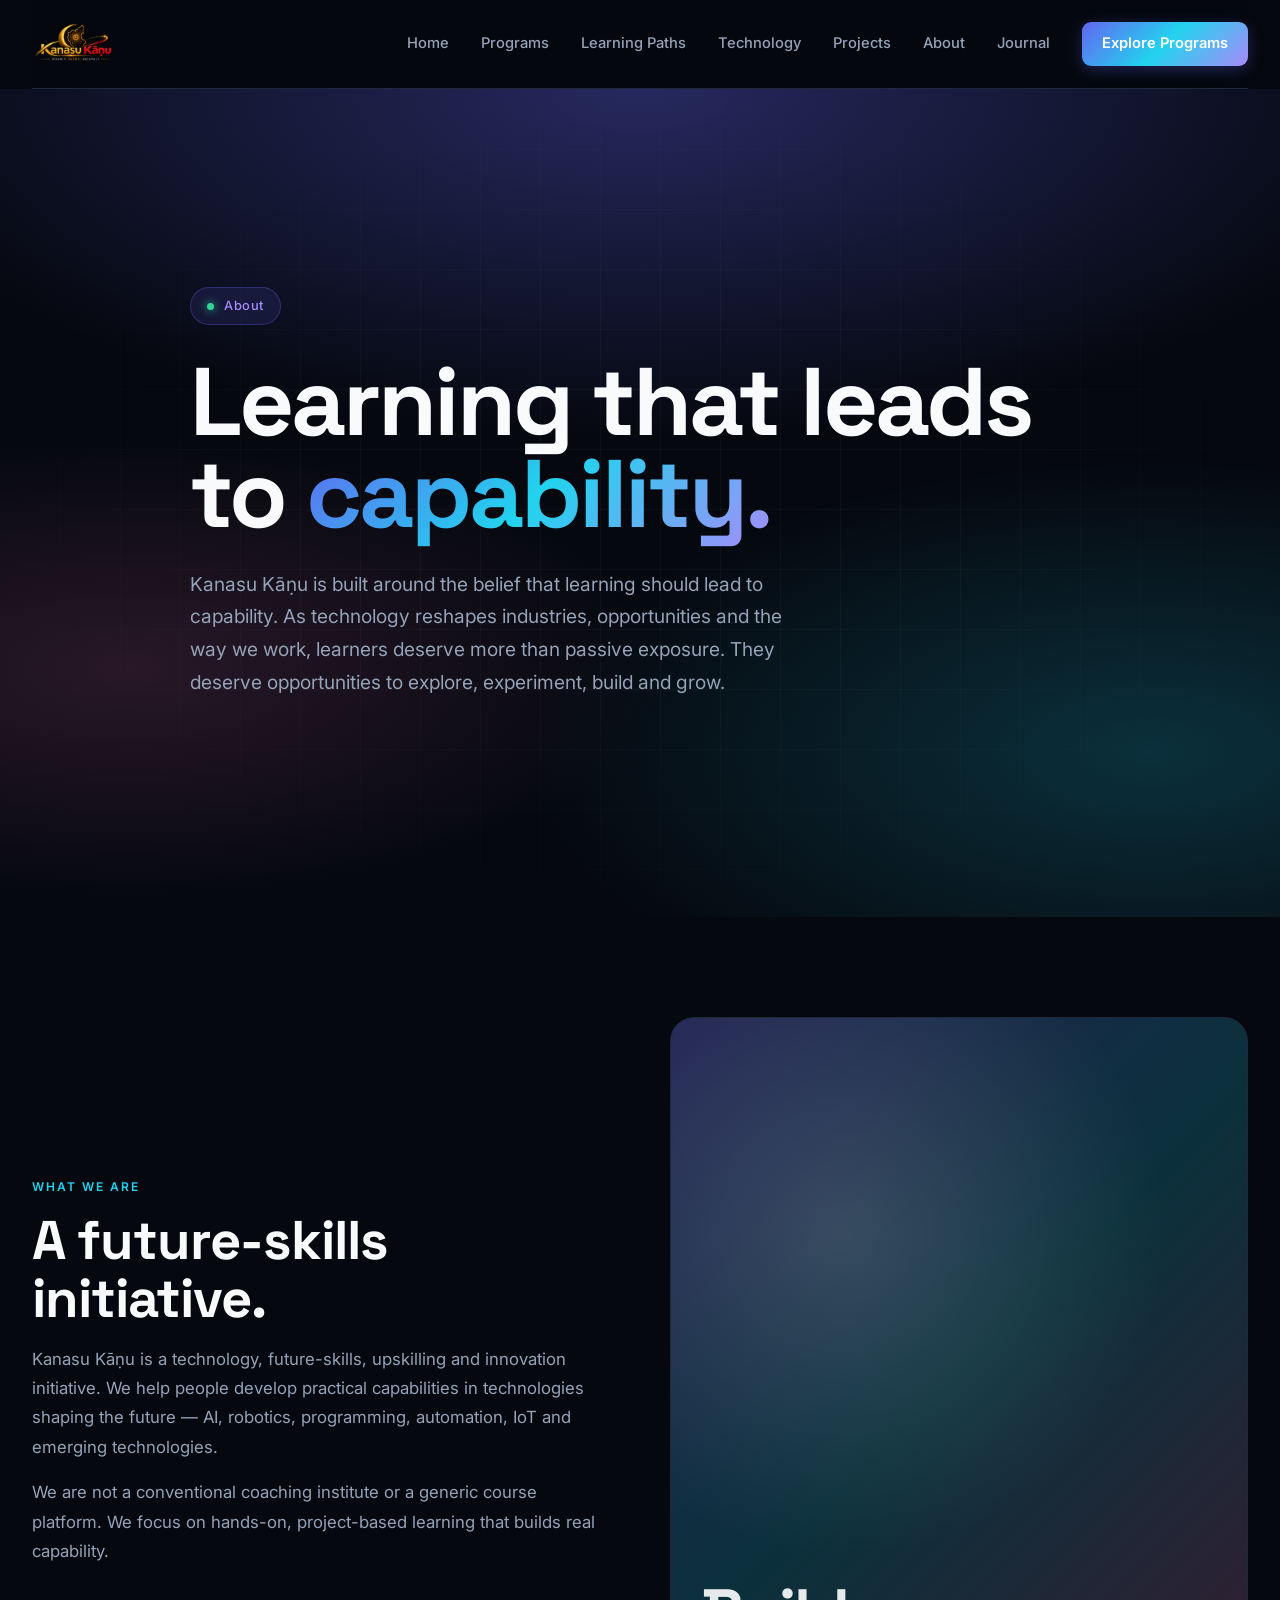
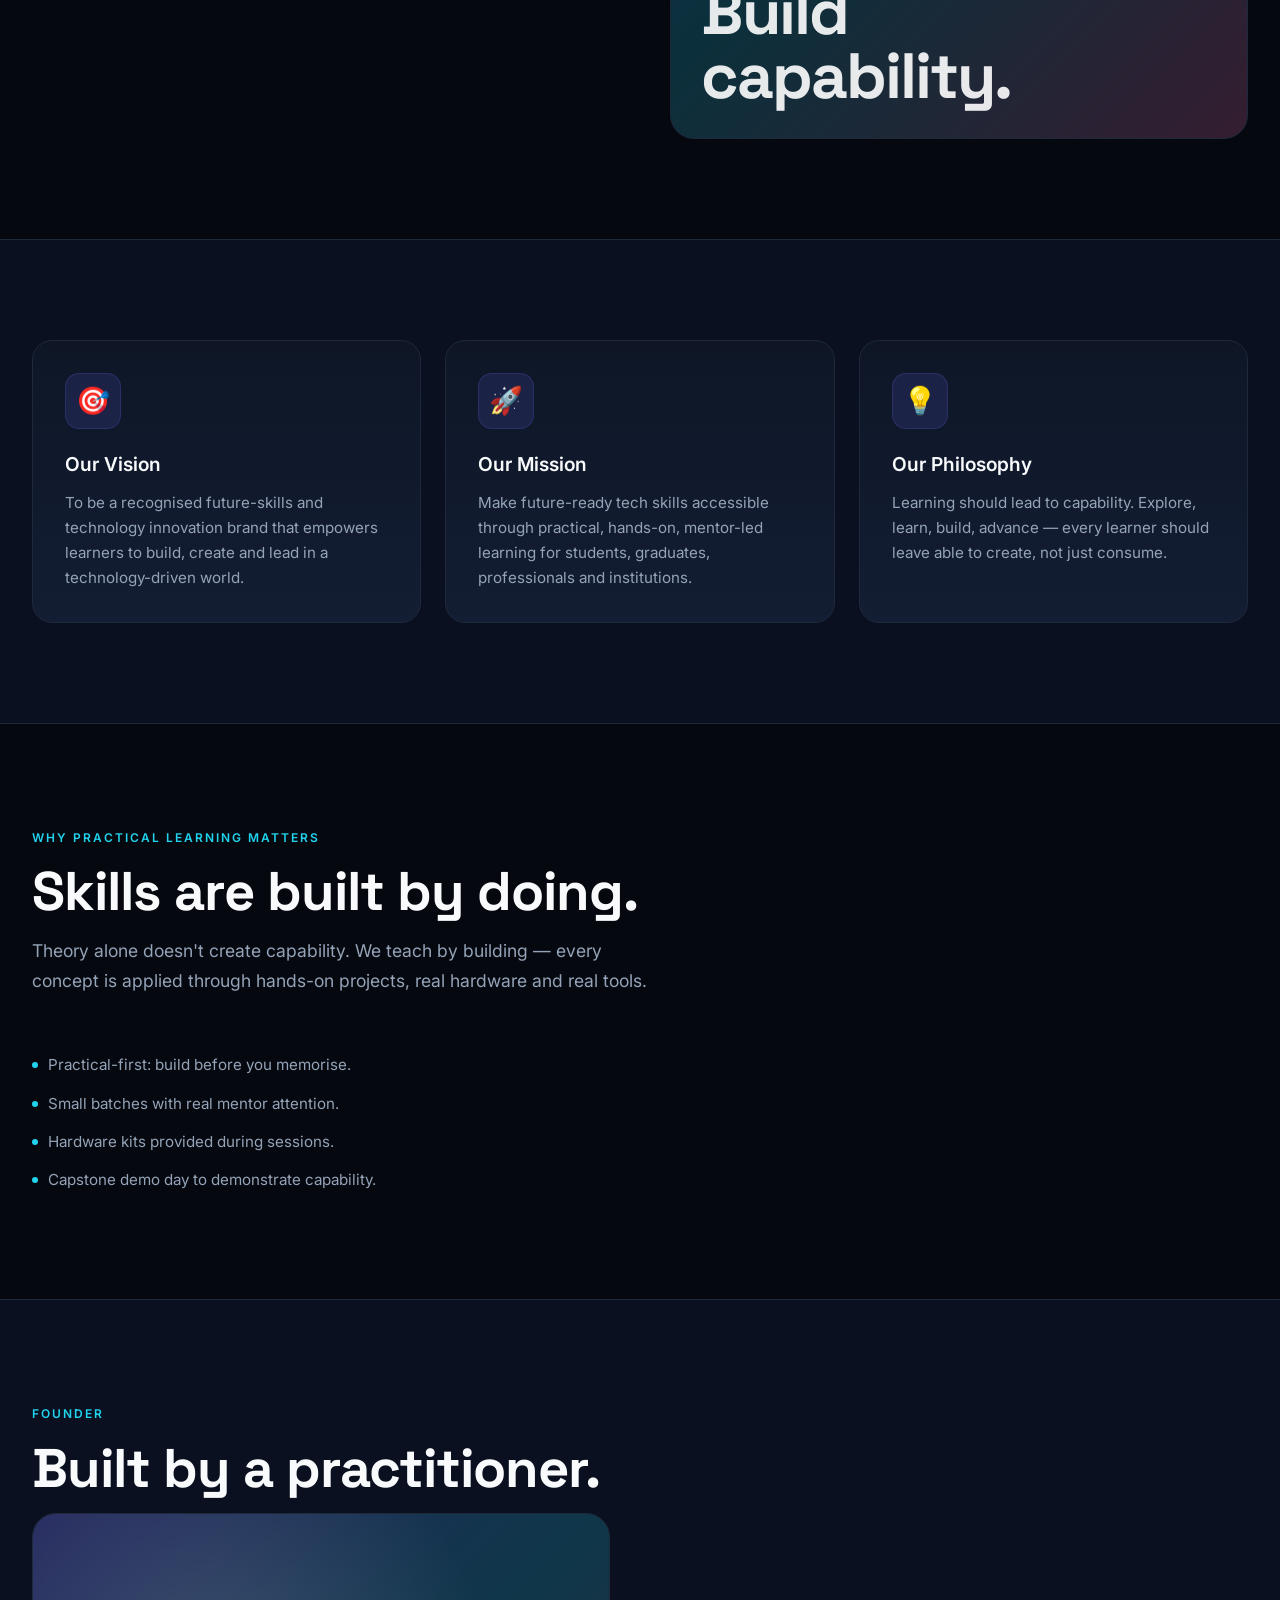
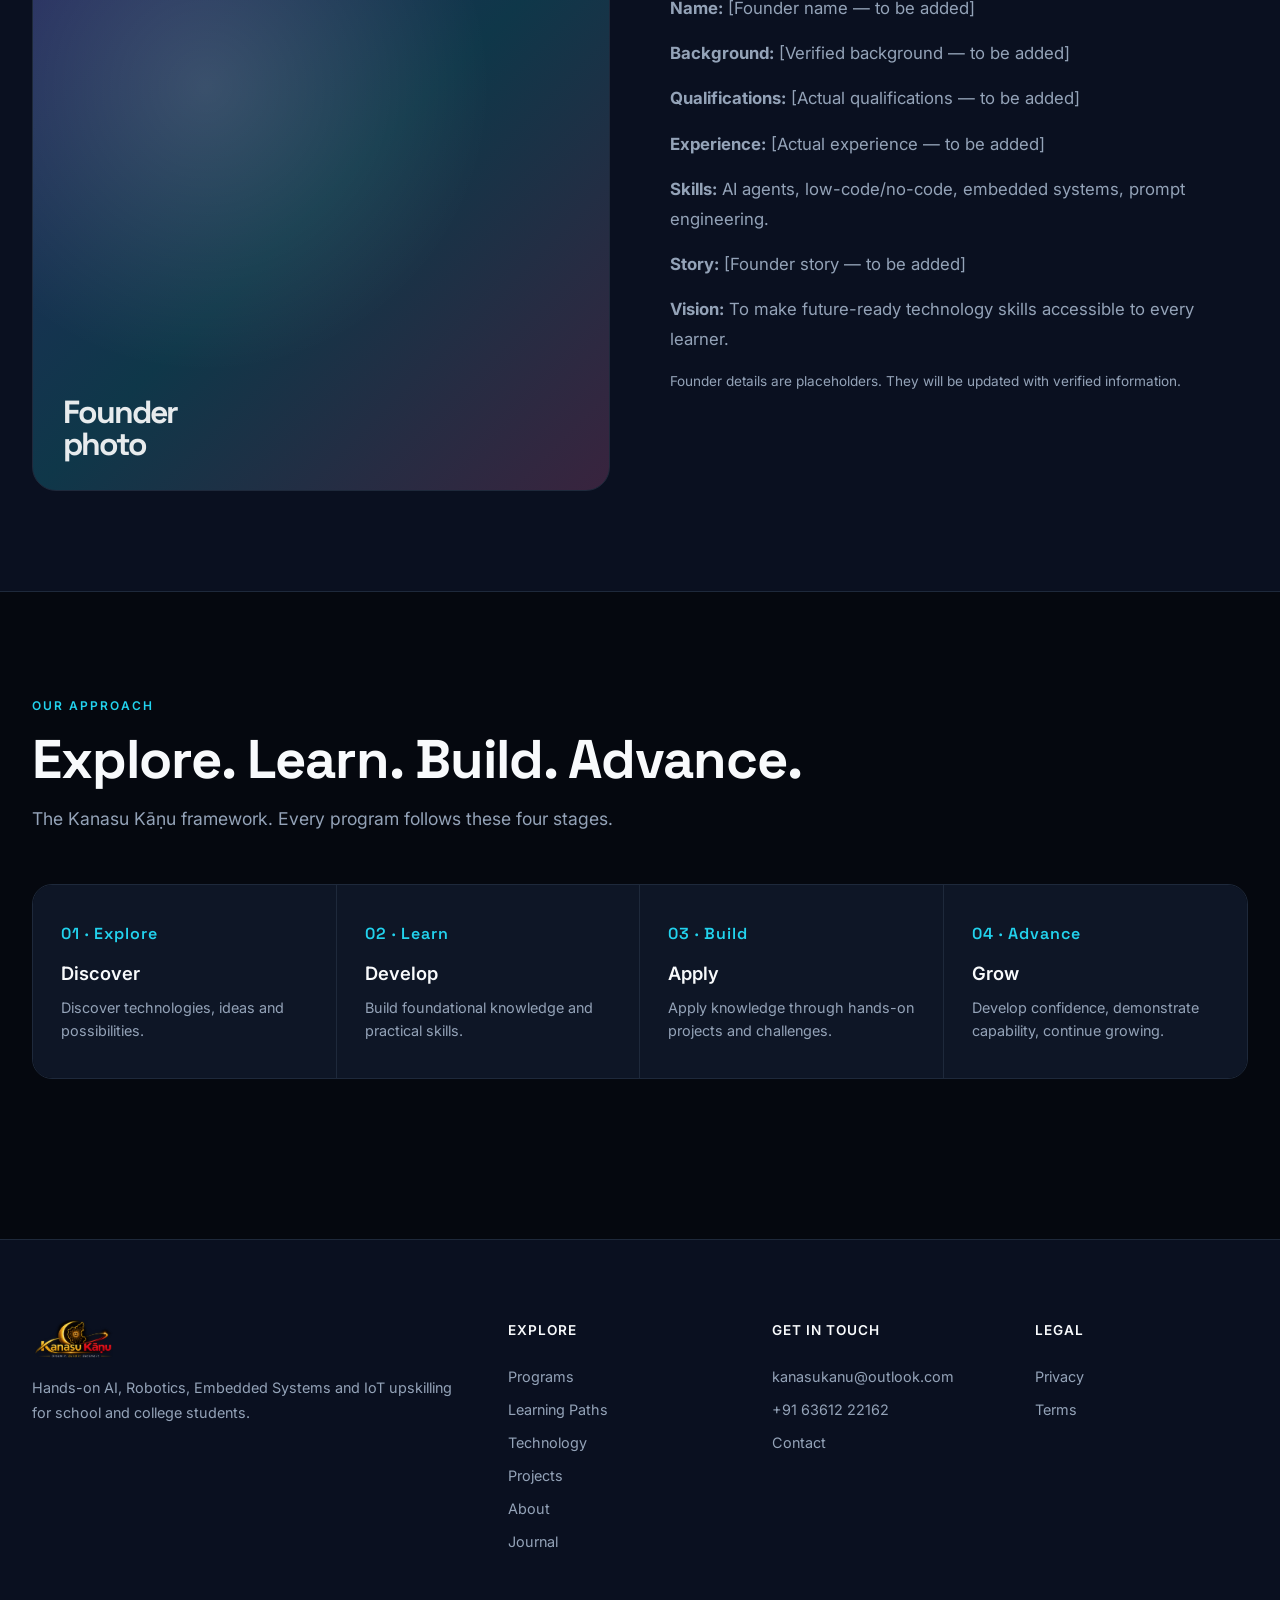
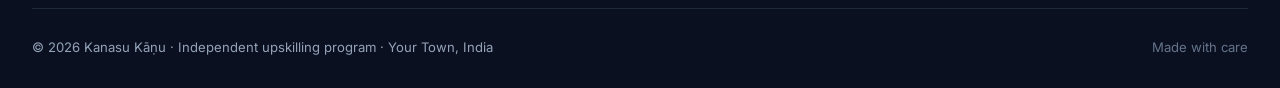
<file: about.html>
<!DOCTYPE html>
<html lang="en">
<head>
<meta charset="UTF-8" />
<meta name="viewport" content="width=device-width, initial-scale=1.0" />
<title>About — Kanasu Kāṇu</title>
<meta name="description" content="About Kanasu Kāṇu — vision, mission and approach to future-skills learning." />
<link rel="stylesheet" href="styles.css" />
</head>
<body>
<div class="container">
  <nav>
    <div class="logo"><img src="logo.png" alt="Kanasu Kāṇu" style="height:42px;width:auto;" /></div>
    <div class="navlinks">
      <a href="index.html">Home</a>
      <a href="programs.html">Programs</a>
      <a href="learning-paths.html">Learning Paths</a>
      <a href="technology.html">Technology</a>
      <a href="projects.html">Projects</a>
      <a href="about.html">About</a>
      <a href="journal.html">Journal</a>
      <a href="contact.html" class="cta-nav">Explore Programs</a>
    </div>
  </nav>
</div>

<section class="hero">
  <div class="container">
    <div class="hero-inner">
      <span class="eyebrow"><span class="dot"></span> About</span>
      <h1>Learning that leads to <span class="grad">capability.</span></h1>
      <p>Kanasu Kāṇu is built around the belief that learning should lead to capability. As technology reshapes industries, opportunities and the way we work, learners deserve more than passive exposure. They deserve opportunities to explore, experiment, build and grow.</p>
    </div>
  </div>
</section>

<section>
  <div class="container">
    <div class="split">
      <div>
        <span class="section-tag">What we are</span>
        <h2>A future-skills initiative.</h2>
        <p>Kanasu Kāṇu is a technology, future-skills, upskilling and innovation initiative. We help people develop practical capabilities in technologies shaping the future — AI, robotics, programming, automation, IoT and emerging technologies.</p>
        <p>We are not a conventional coaching institute or a generic course platform. We focus on hands-on, project-based learning that builds real capability.</p>
      </div>
      <div class="visual"><div class="big">Build<br/>capability.</div></div>
    </div>
  </div>
</section>

<section style="background:var(--bg2);border-top:1px solid var(--border);border-bottom:1px solid var(--border);">
  <div class="container">
    <div class="grid grid-3">
      <div class="card"><div class="icon">🎯</div><h3>Our Vision</h3><p>To be a recognised future-skills and technology innovation brand that empowers learners to build, create and lead in a technology-driven world.</p></div>
      <div class="card"><div class="icon">🚀</div><h3>Our Mission</h3><p>Make future-ready tech skills accessible through practical, hands-on, mentor-led learning for students, graduates, professionals and institutions.</p></div>
      <div class="card"><div class="icon">💡</div><h3>Our Philosophy</h3><p>Learning should lead to capability. Explore, learn, build, advance — every learner should leave able to create, not just consume.</p></div>
    </div>
  </div>
</section>

<section>
  <div class="container">
    <span class="section-tag">Why practical learning matters</span>
    <h2>Skills are built by doing.</h2>
    <p class="sub">Theory alone doesn't create capability. We teach by building — every concept is applied through hands-on projects, real hardware and real tools.</p>
    <ul class="clean">
      <li>Practical-first: build before you memorise.</li>
      <li>Small batches with real mentor attention.</li>
      <li>Hardware kits provided during sessions.</li>
      <li>Capstone demo day to demonstrate capability.</li>
    </ul>
  </div>
</section>

<section style="background:var(--bg2);border-top:1px solid var(--border);border-bottom:1px solid var(--border);">
  <div class="container">
    <span class="section-tag">Founder</span>
    <h2>Built by a practitioner.</h2>
    <div class="split">
      <div class="visual" style="aspect-ratio:1;"><div class="big" style="font-size:2rem;">Founder<br/>photo</div></div>
      <div>
        <p><strong>Name:</strong> [Founder name — to be added]</p>
        <p><strong>Background:</strong> [Verified background — to be added]</p>
        <p><strong>Qualifications:</strong> [Actual qualifications — to be added]</p>
        <p><strong>Experience:</strong> [Actual experience — to be added]</p>
        <p><strong>Skills:</strong> AI agents, low-code/no-code, embedded systems, prompt engineering.</p>
        <p><strong>Story:</strong> [Founder story — to be added]</p>
        <p><strong>Vision:</strong> To make future-ready technology skills accessible to every learner.</p>
        <p style="color:var(--muted);font-size:.85rem;margin-top:12px;">Founder details are placeholders. They will be updated with verified information.</p>
      </div>
    </div>
  </div>
</section>

<section>
  <div class="container">
    <span class="section-tag">Our approach</span>
    <h2>Explore. Learn. Build. Advance.</h2>
    <p class="sub">The Kanasu Kāṇu framework. Every program follows these four stages.</p>
    <div class="journey">
      <div class="step"><div class="n">01 · Explore</div><h3>Discover</h3><p>Discover technologies, ideas and possibilities.</p></div>
      <div class="step"><div class="n">02 · Learn</div><h3>Develop</h3><p>Build foundational knowledge and practical skills.</p></div>
      <div class="step"><div class="n">03 · Build</div><h3>Apply</h3><p>Apply knowledge through hands-on projects and challenges.</p></div>
      <div class="step"><div class="n">04 · Advance</div><h3>Grow</h3><p>Develop confidence, demonstrate capability, continue growing.</p></div>
    </div>
  </div>
</section>

<footer>
  <div class="container">
    <div class="footer-grid">
      <div>
        <div class="logo" style="margin-bottom:14px;"><img src="logo.png" alt="Kanasu Kāṇu" style="height:42px;width:auto;" /></div>
        <p>Hands-on AI, Robotics, Embedded Systems and IoT upskilling for school and college students.</p>
      </div>
      <div>
        <h4>Explore</h4>
        <a href="programs.html">Programs</a>
        <a href="learning-paths.html">Learning Paths</a>
        <a href="technology.html">Technology</a>
        <a href="projects.html">Projects</a>
        <a href="about.html">About</a>
        <a href="journal.html">Journal</a>
      </div>
      <div>
        <h4>Get in touch</h4>
        <a href="mailto:kanasukanu@outlook.com">kanasukanu@outlook.com</a>
        <a href="https://wa.me/916361222162">+91 63612 22162</a>
        <a href="contact.html">Contact</a>
      </div>
      <div>
        <h4>Legal</h4>
        <a href="#">Privacy</a>
        <a href="#">Terms</a>
      </div>
    </div>
    <div class="footer-bottom">
      <span>© 2026 Kanasu Kāṇu · Independent upskilling program · Your Town, India</span>
      <span class="made">Made with care</span>
    </div>
  </div>
</footer>
</body>
</html>
</file>
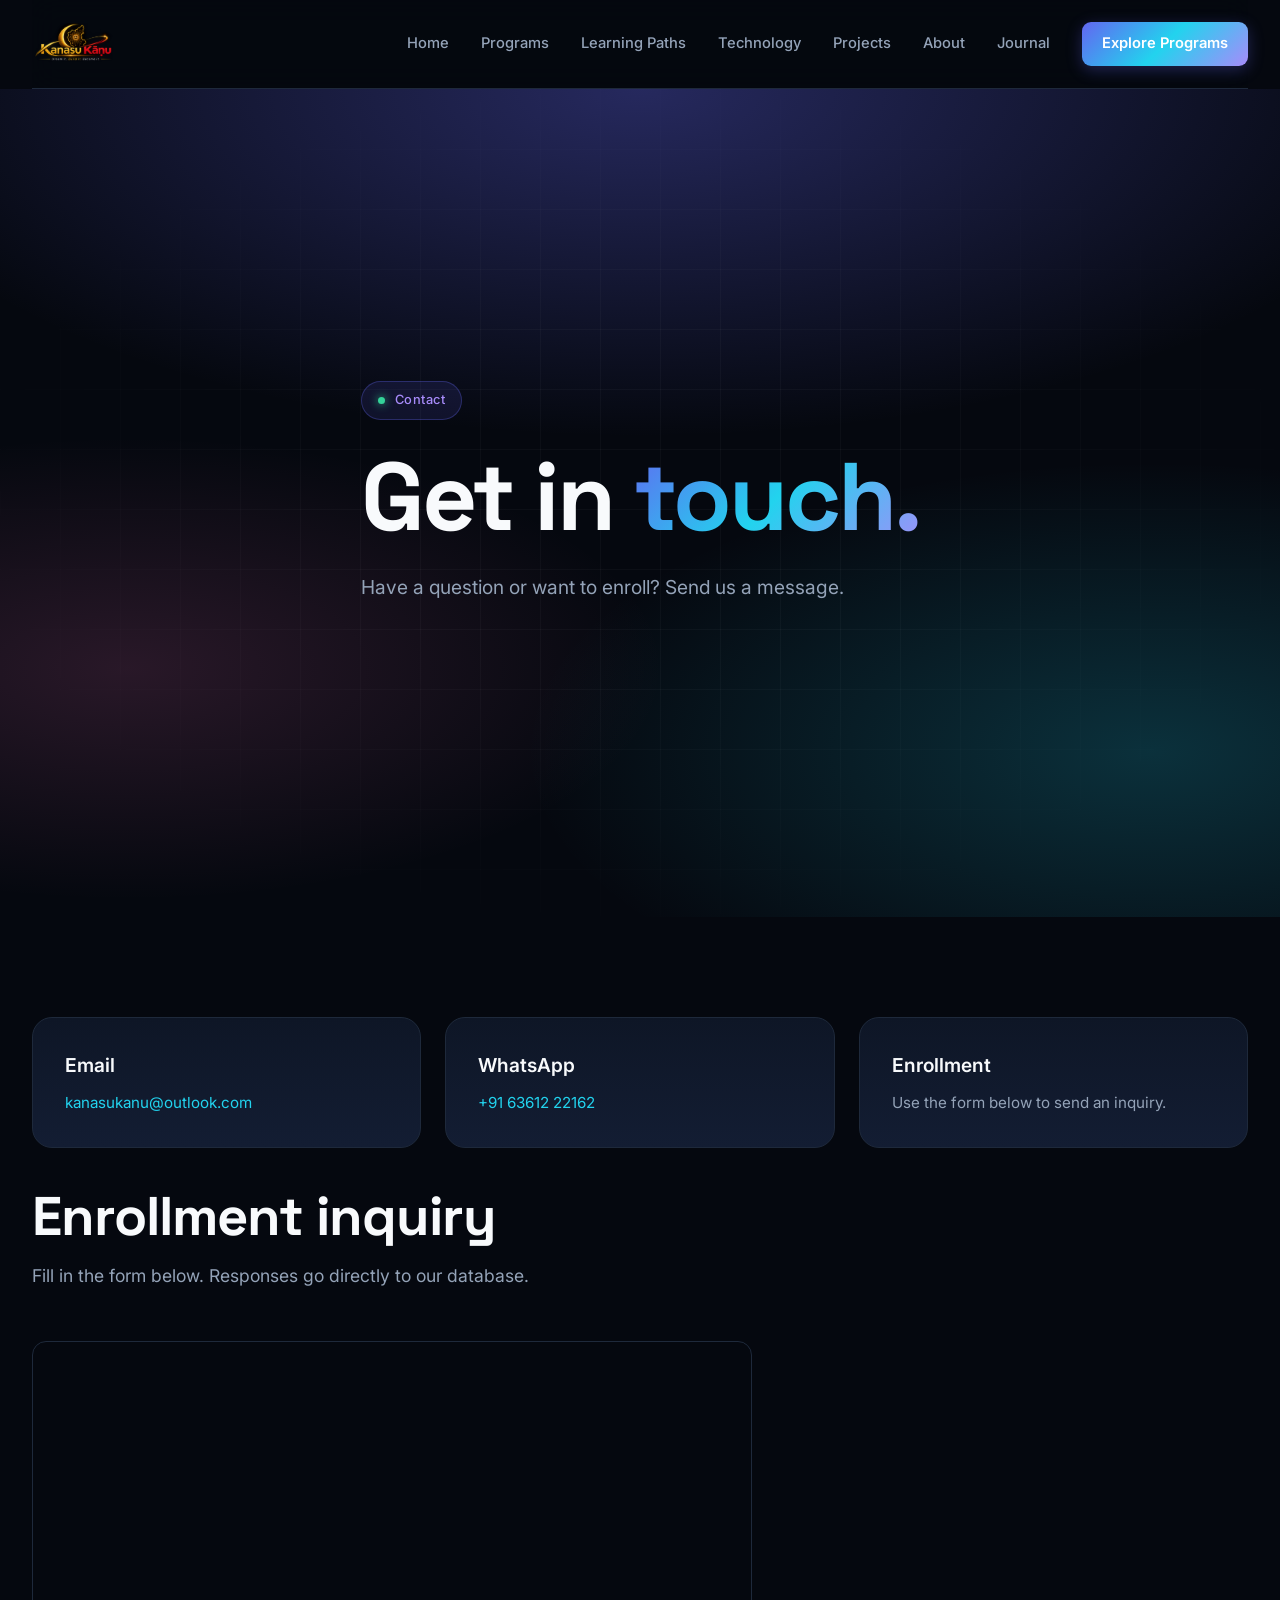
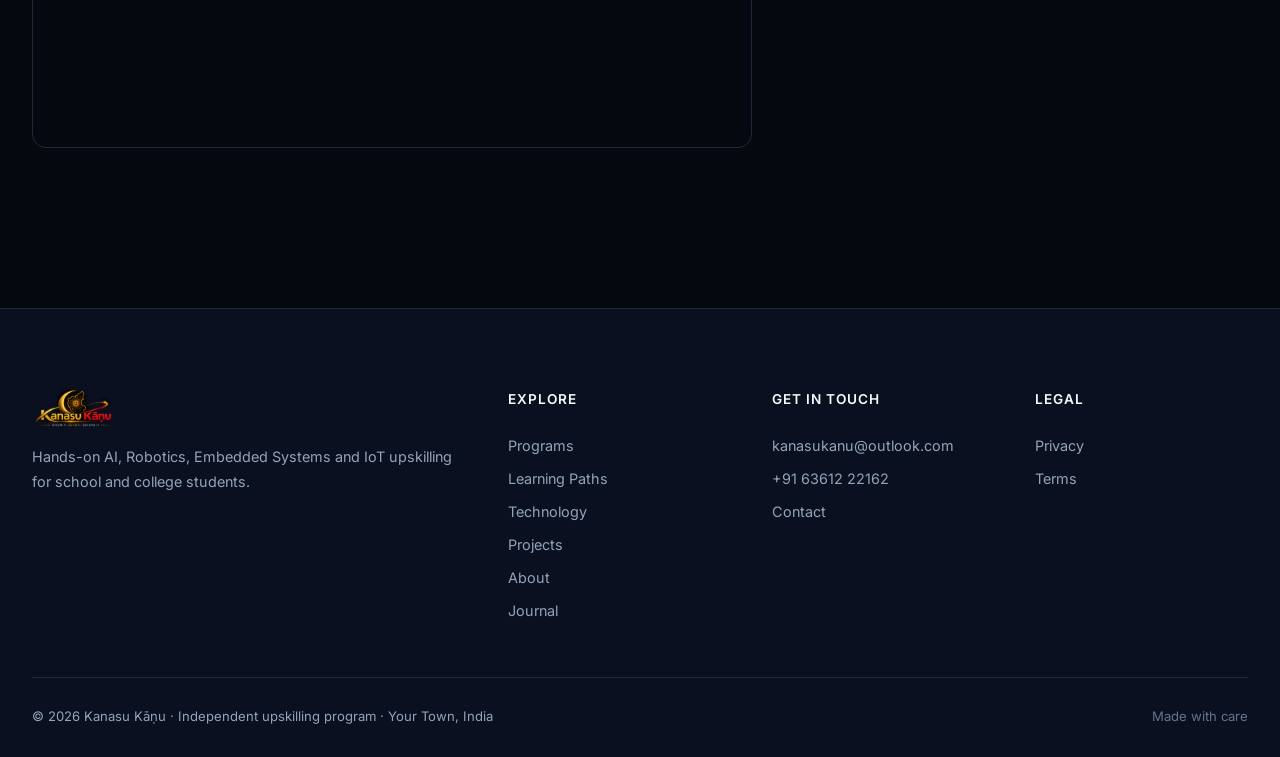
<file: contact.html>
<!DOCTYPE html>
<html lang="en">
<head>
<meta charset="UTF-8" />
<meta name="viewport" content="width=device-width, initial-scale=1.0" />
<title>Contact &amp; Enrollment — Kanasu Kāṇu</title>
<meta name="description" content="Get in touch or enroll in a Kanasu Kāṇu program." />
<link rel="stylesheet" href="styles.css" />
</head>
<body>
<div class="container">
  <nav>
    <div class="logo"><img src="logo.png" alt="Kanasu Kāṇu" style="height:42px;width:auto;" /></div>
    <div class="navlinks">
      <a href="index.html">Home</a>
      <a href="programs.html">Programs</a>
      <a href="learning-paths.html">Learning Paths</a>
      <a href="technology.html">Technology</a>
      <a href="projects.html">Projects</a>
      <a href="about.html">About</a>
      <a href="journal.html">Journal</a>
      <a href="contact.html" class="cta-nav">Explore Programs</a>
    </div>
  </nav>
</div>

<section class="hero">
  <div class="container">
    <div class="hero-inner">
      <span class="eyebrow"><span class="dot"></span> Contact</span>
      <h1>Get in <span class="grad">touch.</span></h1>
      <p>Have a question or want to enroll? Send us a message.</p>
    </div>
  </div>
</section>

<section>
  <div class="container">
    <div class="grid grid-3">
      <div class="card">
        <h3>Email</h3>
        <p><a href="mailto:kanasukanu@outlook.com">kanasukanu@outlook.com</a></p>
      </div>
      <div class="card">
        <h3>WhatsApp</h3>
        <p><a href="https://wa.me/916361222162">+91 63612 22162</a></p>
      </div>
      <div class="card">
        <h3>Enrollment</h3>
        <p>Use the form below to send an inquiry.</p>
      </div>
    </div>

    <div style="max-width:720px;margin-top:40px;">
      <h2>Enrollment inquiry</h2>
      <p class="sub">Fill in the form below. Responses go directly to our database.</p>
      <div style="position:relative;padding-bottom:56.25%;height:0;overflow:hidden;border-radius:14px;border:1px solid var(--border);">
        <iframe src="https://forms.cloud.microsoft/Pages/ResponsePage.aspx?id=DQSIkWdsW0yxEjajBLZtrQAAAAAAAAAAAAO__r7DuAVUNldNNlhBWENPMERWUVRJUkJZN1VEOFpEMi4u&embed=true" frameborder="0" marginwidth="0" marginheight="0" style="position:absolute;inset:0;width:100%;height:100%;border:none;" allowfullscreen webkitallowfullscreen mozallowfullscreen msallowfullscreen></iframe>
      </div>
    </div>
    </div>
  </div>
</section>

<footer>
  <div class="container">
    <div class="footer-grid">
      <div>
        <div class="logo" style="margin-bottom:14px;"><img src="logo.png" alt="Kanasu Kāṇu" style="height:42px;width:auto;" /></div>
        <p>Hands-on AI, Robotics, Embedded Systems and IoT upskilling for school and college students.</p>
      </div>
      <div>
        <h4>Explore</h4>
        <a href="programs.html">Programs</a>
        <a href="learning-paths.html">Learning Paths</a>
        <a href="technology.html">Technology</a>
        <a href="projects.html">Projects</a>
        <a href="about.html">About</a>
        <a href="journal.html">Journal</a>
      </div>
      <div>
        <h4>Get in touch</h4>
        <a href="mailto:kanasukanu@outlook.com">kanasukanu@outlook.com</a>
        <a href="https://wa.me/916361222162">+91 63612 22162</a>
        <a href="contact.html">Contact</a>
      </div>
      <div>
        <h4>Legal</h4>
        <a href="#">Privacy</a>
        <a href="#">Terms</a>
      </div>
    </div>
    <div class="footer-bottom">
      <span>© 2026 Kanasu Kāṇu · Independent upskilling program · Your Town, India</span>
      <span class="made">Made with care</span>
    </div>
  </div>
</footer>
</body>
</html>
</file>
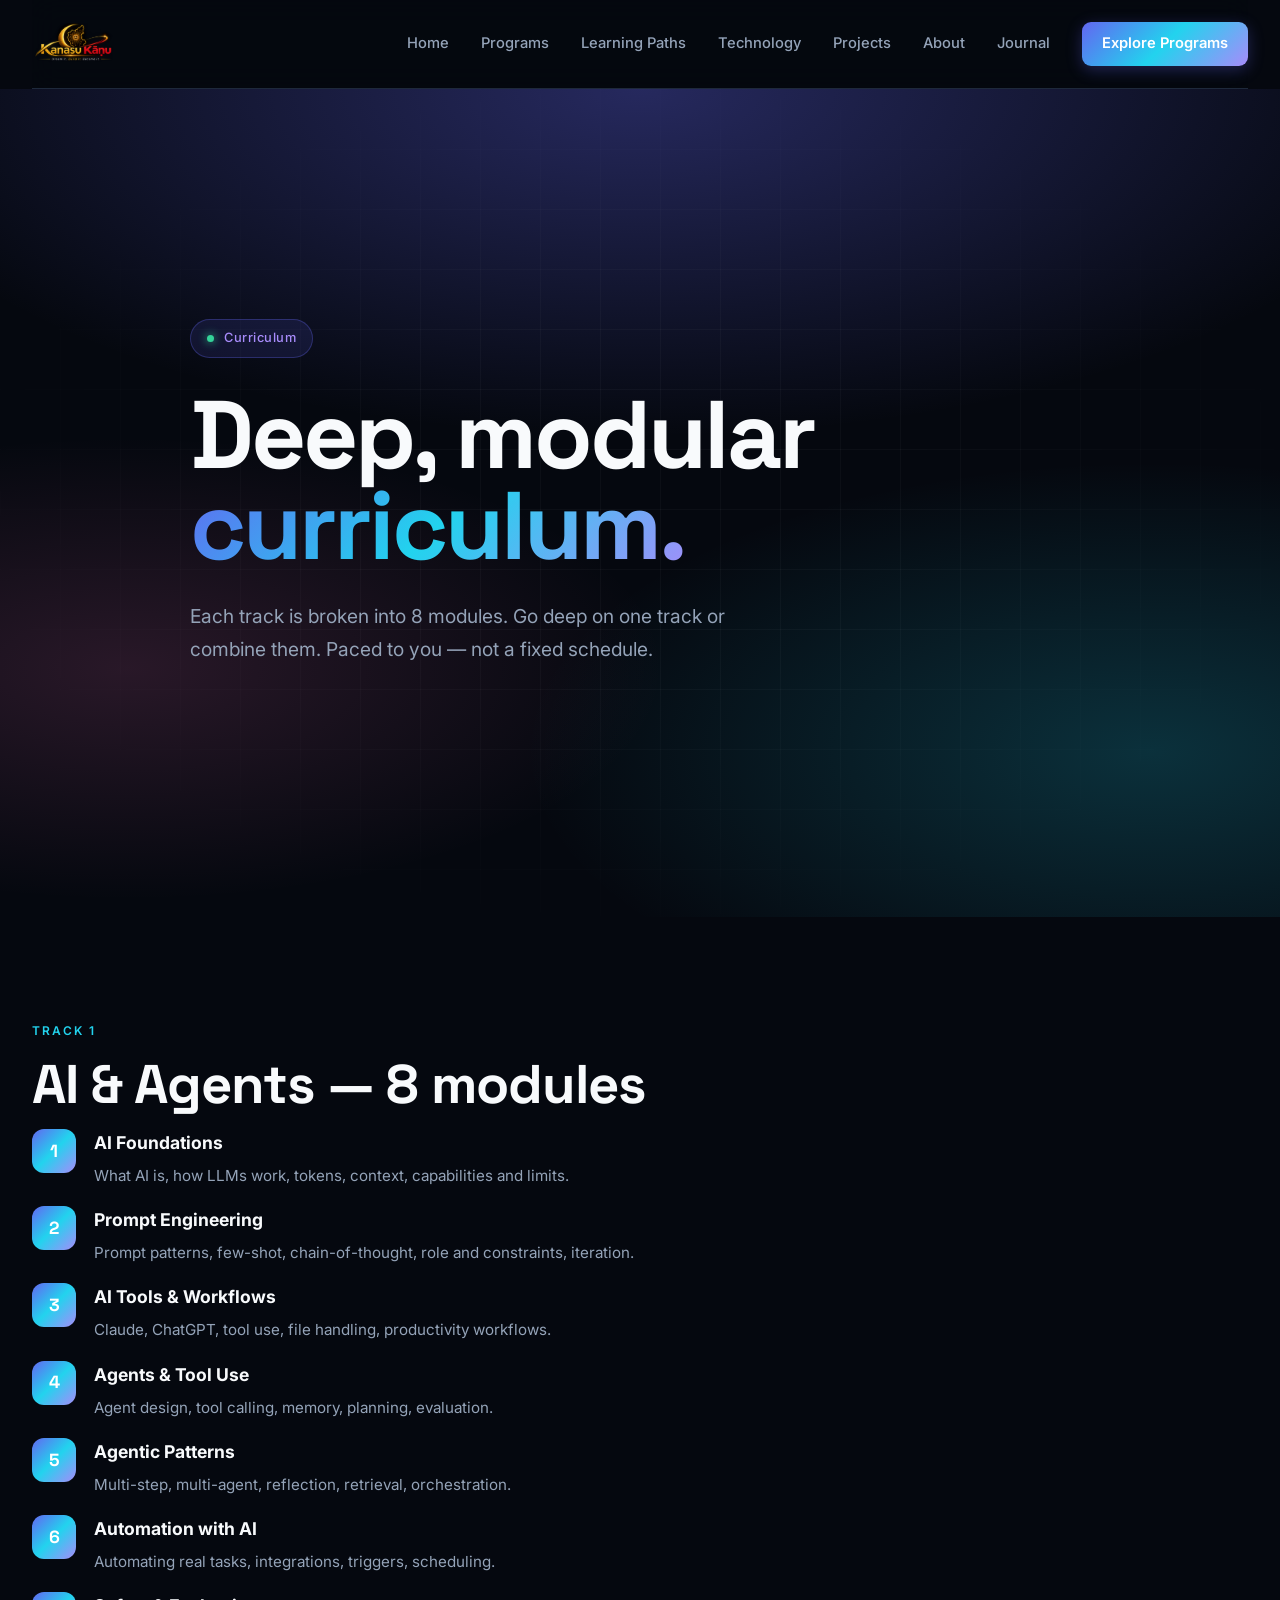
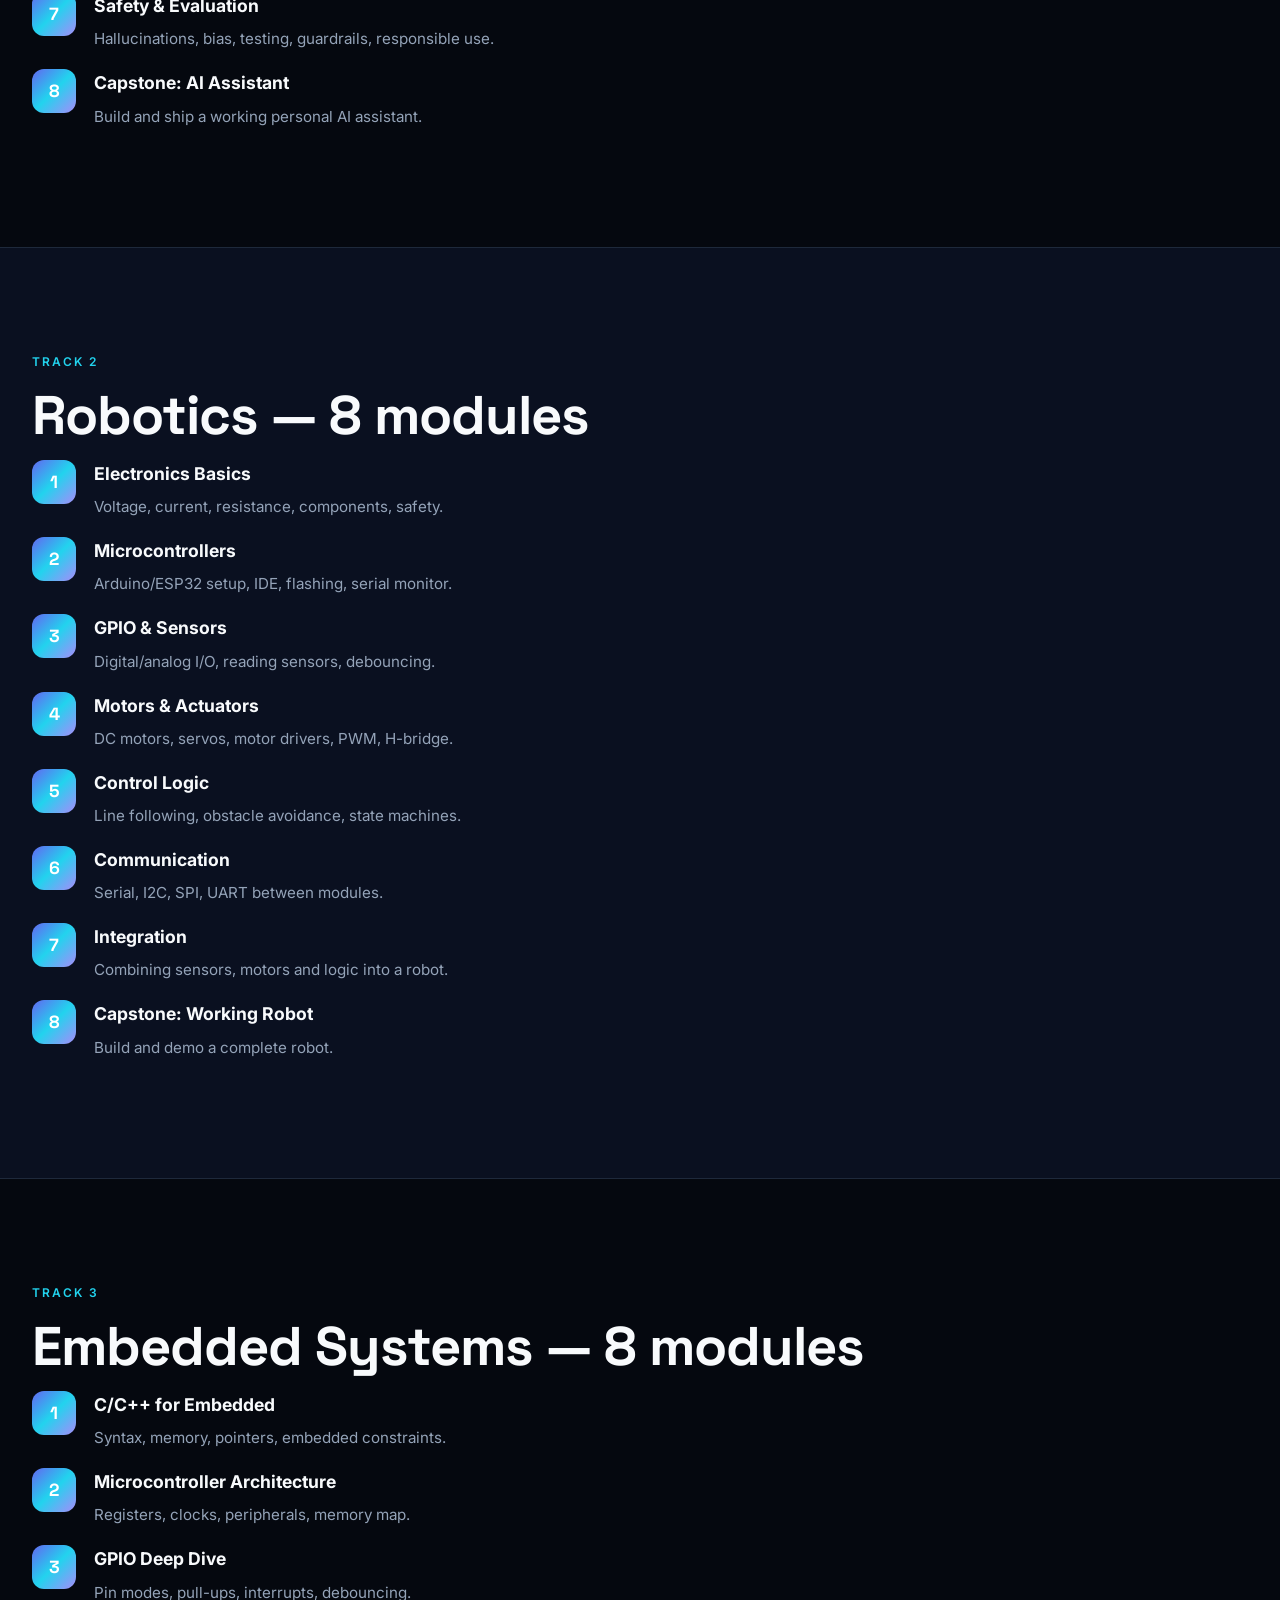
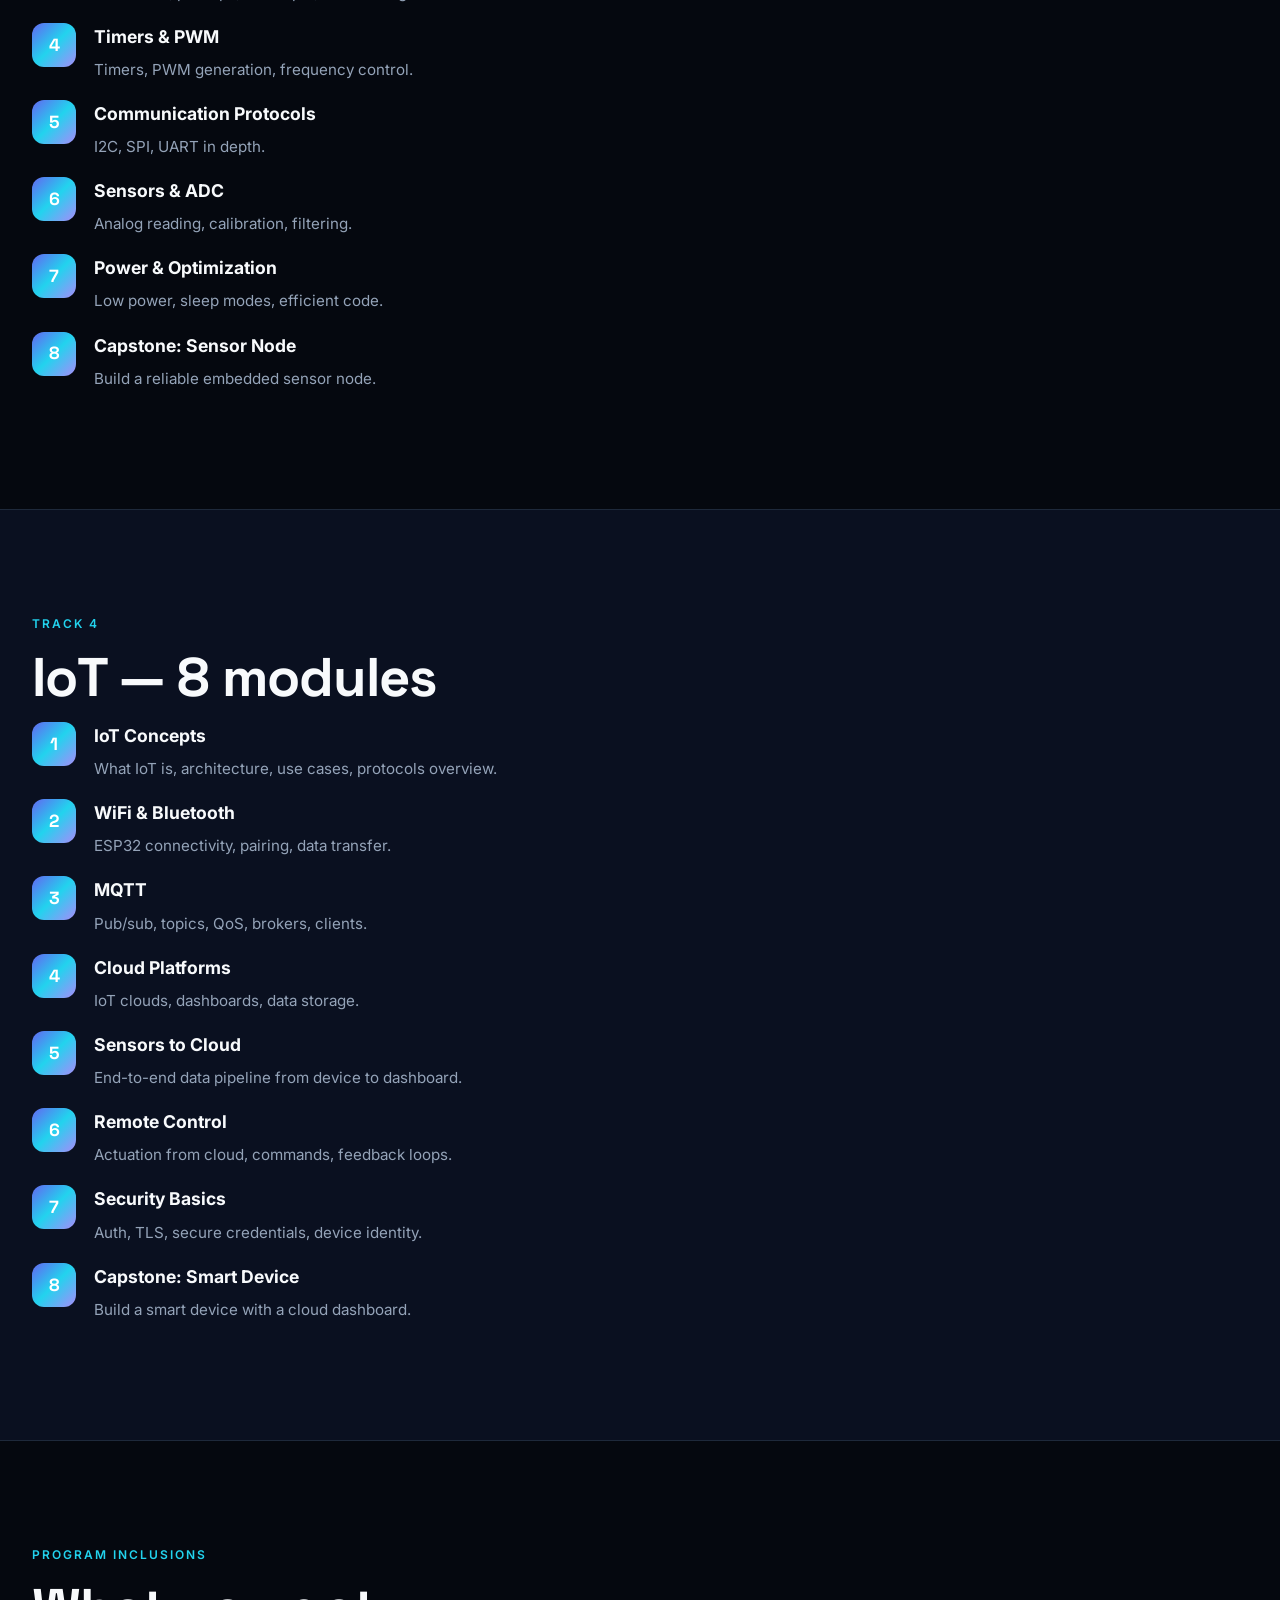
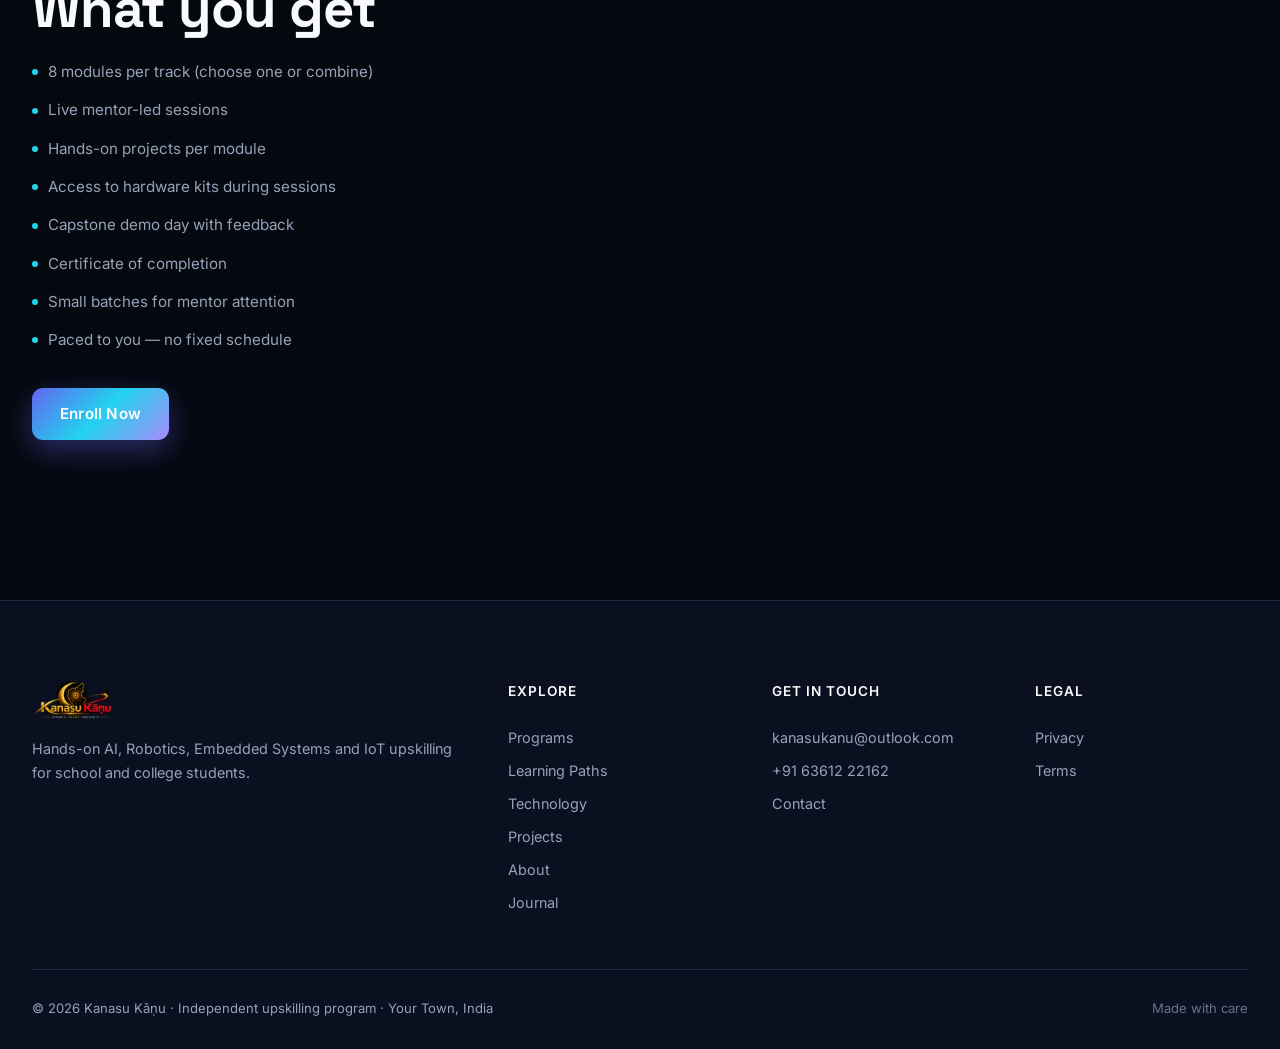
<file: curriculum.html>
<!DOCTYPE html>
<html lang="en">
<head>
<meta charset="UTF-8" />
<meta name="viewport" content="width=device-width, initial-scale=1.0" />
<title>Curriculum — Kanasu Kāṇu</title>
<meta name="description" content="Detailed modular curriculum for AI, Robotics, Embedded Systems and IoT tracks." />
<link rel="stylesheet" href="styles.css" />
</head>
<body>
<div class="container">
  <nav>
    <div class="logo"><img src="logo.png" alt="Kanasu Kāṇu" style="height:42px;width:auto;" /></div>
    <div class="navlinks">
      <a href="index.html">Home</a>
      <a href="programs.html">Programs</a>
      <a href="learning-paths.html">Learning Paths</a>
      <a href="technology.html">Technology</a>
      <a href="projects.html">Projects</a>
      <a href="about.html">About</a>
      <a href="journal.html">Journal</a>
      <a href="contact.html" class="cta-nav">Explore Programs</a>
    </div>
  </nav>
</div>

<section class="hero">
  <div class="container">
    <div class="hero-inner">
      <span class="eyebrow"><span class="dot"></span> Curriculum</span>
      <h1>Deep, modular <span class="grad">curriculum.</span></h1>
      <p>Each track is broken into 8 modules. Go deep on one track or combine them. Paced to you — not a fixed schedule.</p>
    </div>
  </div>
</section>

<section>
  <div class="container">
    <span class="section-tag">Track 1</span>
    <h2>AI &amp; Agents — 8 modules</h2>
    <div class="mod"><div class="num">1</div><div><h4>AI Foundations</h4><p>What AI is, how LLMs work, tokens, context, capabilities and limits.</p></div></div>
    <div class="mod"><div class="num">2</div><div><h4>Prompt Engineering</h4><p>Prompt patterns, few-shot, chain-of-thought, role and constraints, iteration.</p></div></div>
    <div class="mod"><div class="num">3</div><div><h4>AI Tools &amp; Workflows</h4><p>Claude, ChatGPT, tool use, file handling, productivity workflows.</p></div></div>
    <div class="mod"><div class="num">4</div><div><h4>Agents &amp; Tool Use</h4><p>Agent design, tool calling, memory, planning, evaluation.</p></div></div>
    <div class="mod"><div class="num">5</div><div><h4>Agentic Patterns</h4><p>Multi-step, multi-agent, reflection, retrieval, orchestration.</p></div></div>
    <div class="mod"><div class="num">6</div><div><h4>Automation with AI</h4><p>Automating real tasks, integrations, triggers, scheduling.</p></div></div>
    <div class="mod"><div class="num">7</div><div><h4>Safety &amp; Evaluation</h4><p>Hallucinations, bias, testing, guardrails, responsible use.</p></div></div>
    <div class="mod"><div class="num">8</div><div><h4>Capstone: AI Assistant</h4><p>Build and ship a working personal AI assistant.</p></div></div>
  </div>
</section>

<section style="background:var(--bg2);border-top:1px solid var(--border);border-bottom:1px solid var(--border);">
  <div class="container">
    <span class="section-tag">Track 2</span>
    <h2>Robotics — 8 modules</h2>
    <div class="mod"><div class="num">1</div><div><h4>Electronics Basics</h4><p>Voltage, current, resistance, components, safety.</p></div></div>
    <div class="mod"><div class="num">2</div><div><h4>Microcontrollers</h4><p>Arduino/ESP32 setup, IDE, flashing, serial monitor.</p></div></div>
    <div class="mod"><div class="num">3</div><div><h4>GPIO &amp; Sensors</h4><p>Digital/analog I/O, reading sensors, debouncing.</p></div></div>
    <div class="mod"><div class="num">4</div><div><h4>Motors &amp; Actuators</h4><p>DC motors, servos, motor drivers, PWM, H-bridge.</p></div></div>
    <div class="mod"><div class="num">5</div><div><h4>Control Logic</h4><p>Line following, obstacle avoidance, state machines.</p></div></div>
    <div class="mod"><div class="num">6</div><div><h4>Communication</h4><p>Serial, I2C, SPI, UART between modules.</p></div></div>
    <div class="mod"><div class="num">7</div><div><h4>Integration</h4><p>Combining sensors, motors and logic into a robot.</p></div></div>
    <div class="mod"><div class="num">8</div><div><h4>Capstone: Working Robot</h4><p>Build and demo a complete robot.</p></div></div>
  </div>
</section>

<section>
  <div class="container">
    <span class="section-tag">Track 3</span>
    <h2>Embedded Systems — 8 modules</h2>
    <div class="mod"><div class="num">1</div><div><h4>C/C++ for Embedded</h4><p>Syntax, memory, pointers, embedded constraints.</p></div></div>
    <div class="mod"><div class="num">2</div><div><h4>Microcontroller Architecture</h4><p>Registers, clocks, peripherals, memory map.</p></div></div>
    <div class="mod"><div class="num">3</div><div><h4>GPIO Deep Dive</h4><p>Pin modes, pull-ups, interrupts, debouncing.</p></div></div>
    <div class="mod"><div class="num">4</div><div><h4>Timers &amp; PWM</h4><p>Timers, PWM generation, frequency control.</p></div></div>
    <div class="mod"><div class="num">5</div><div><h4>Communication Protocols</h4><p>I2C, SPI, UART in depth.</p></div></div>
    <div class="mod"><div class="num">6</div><div><h4>Sensors &amp; ADC</h4><p>Analog reading, calibration, filtering.</p></div></div>
    <div class="mod"><div class="num">7</div><div><h4>Power &amp; Optimization</h4><p>Low power, sleep modes, efficient code.</p></div></div>
    <div class="mod"><div class="num">8</div><div><h4>Capstone: Sensor Node</h4><p>Build a reliable embedded sensor node.</p></div></div>
  </div>
</section>

<section style="background:var(--bg2);border-top:1px solid var(--border);border-bottom:1px solid var(--border);">
  <div class="container">
    <span class="section-tag">Track 4</span>
    <h2>IoT — 8 modules</h2>
    <div class="mod"><div class="num">1</div><div><h4>IoT Concepts</h4><p>What IoT is, architecture, use cases, protocols overview.</p></div></div>
    <div class="mod"><div class="num">2</div><div><h4>WiFi &amp; Bluetooth</h4><p>ESP32 connectivity, pairing, data transfer.</p></div></div>
    <div class="mod"><div class="num">3</div><div><h4>MQTT</h4><p>Pub/sub, topics, QoS, brokers, clients.</p></div></div>
    <div class="mod"><div class="num">4</div><div><h4>Cloud Platforms</h4><p>IoT clouds, dashboards, data storage.</p></div></div>
    <div class="mod"><div class="num">5</div><div><h4>Sensors to Cloud</h4><p>End-to-end data pipeline from device to dashboard.</p></div></div>
    <div class="mod"><div class="num">6</div><div><h4>Remote Control</h4><p>Actuation from cloud, commands, feedback loops.</p></div></div>
    <div class="mod"><div class="num">7</div><div><h4>Security Basics</h4><p>Auth, TLS, secure credentials, device identity.</p></div></div>
    <div class="mod"><div class="num">8</div><div><h4>Capstone: Smart Device</h4><p>Build a smart device with a cloud dashboard.</p></div></div>
  </div>
</section>

<section>
  <div class="container">
    <span class="section-tag">Program inclusions</span>
    <h2>What you get</h2>
    <ul class="clean">
      <li>8 modules per track (choose one or combine)</li>
      <li>Live mentor-led sessions</li>
      <li>Hands-on projects per module</li>
      <li>Access to hardware kits during sessions</li>
      <li>Capstone demo day with feedback</li>
      <li>Certificate of completion</li>
      <li>Small batches for mentor attention</li>
      <li>Paced to you — no fixed schedule</li>
    </ul>
    <div style="margin-top:28px;"><a href="contact.html" class="btn btn-primary">Enroll Now</a></div>
  </div>
</section>

<footer>
  <div class="container">
    <div class="footer-grid">
      <div>
        <div class="logo" style="margin-bottom:14px;"><img src="logo.png" alt="Kanasu Kāṇu" style="height:42px;width:auto;" /></div>
        <p>Hands-on AI, Robotics, Embedded Systems and IoT upskilling for school and college students.</p>
      </div>
      <div>
        <h4>Explore</h4>
        <a href="programs.html">Programs</a>
        <a href="learning-paths.html">Learning Paths</a>
        <a href="technology.html">Technology</a>
        <a href="projects.html">Projects</a>
        <a href="about.html">About</a>
        <a href="journal.html">Journal</a>
      </div>
      <div>
        <h4>Get in touch</h4>
        <a href="mailto:kanasukanu@outlook.com">kanasukanu@outlook.com</a>
        <a href="https://wa.me/916361222162">+91 63612 22162</a>
        <a href="contact.html">Contact</a>
      </div>
      <div>
        <h4>Legal</h4>
        <a href="#">Privacy</a>
        <a href="#">Terms</a>
      </div>
    </div>
    <div class="footer-bottom">
      <span>© 2026 Kanasu Kāṇu · Independent upskilling program · Your Town, India</span>
      <span class="made">Made with care</span>
    </div>
  </div>
</footer>
</body>
</html>
</file>
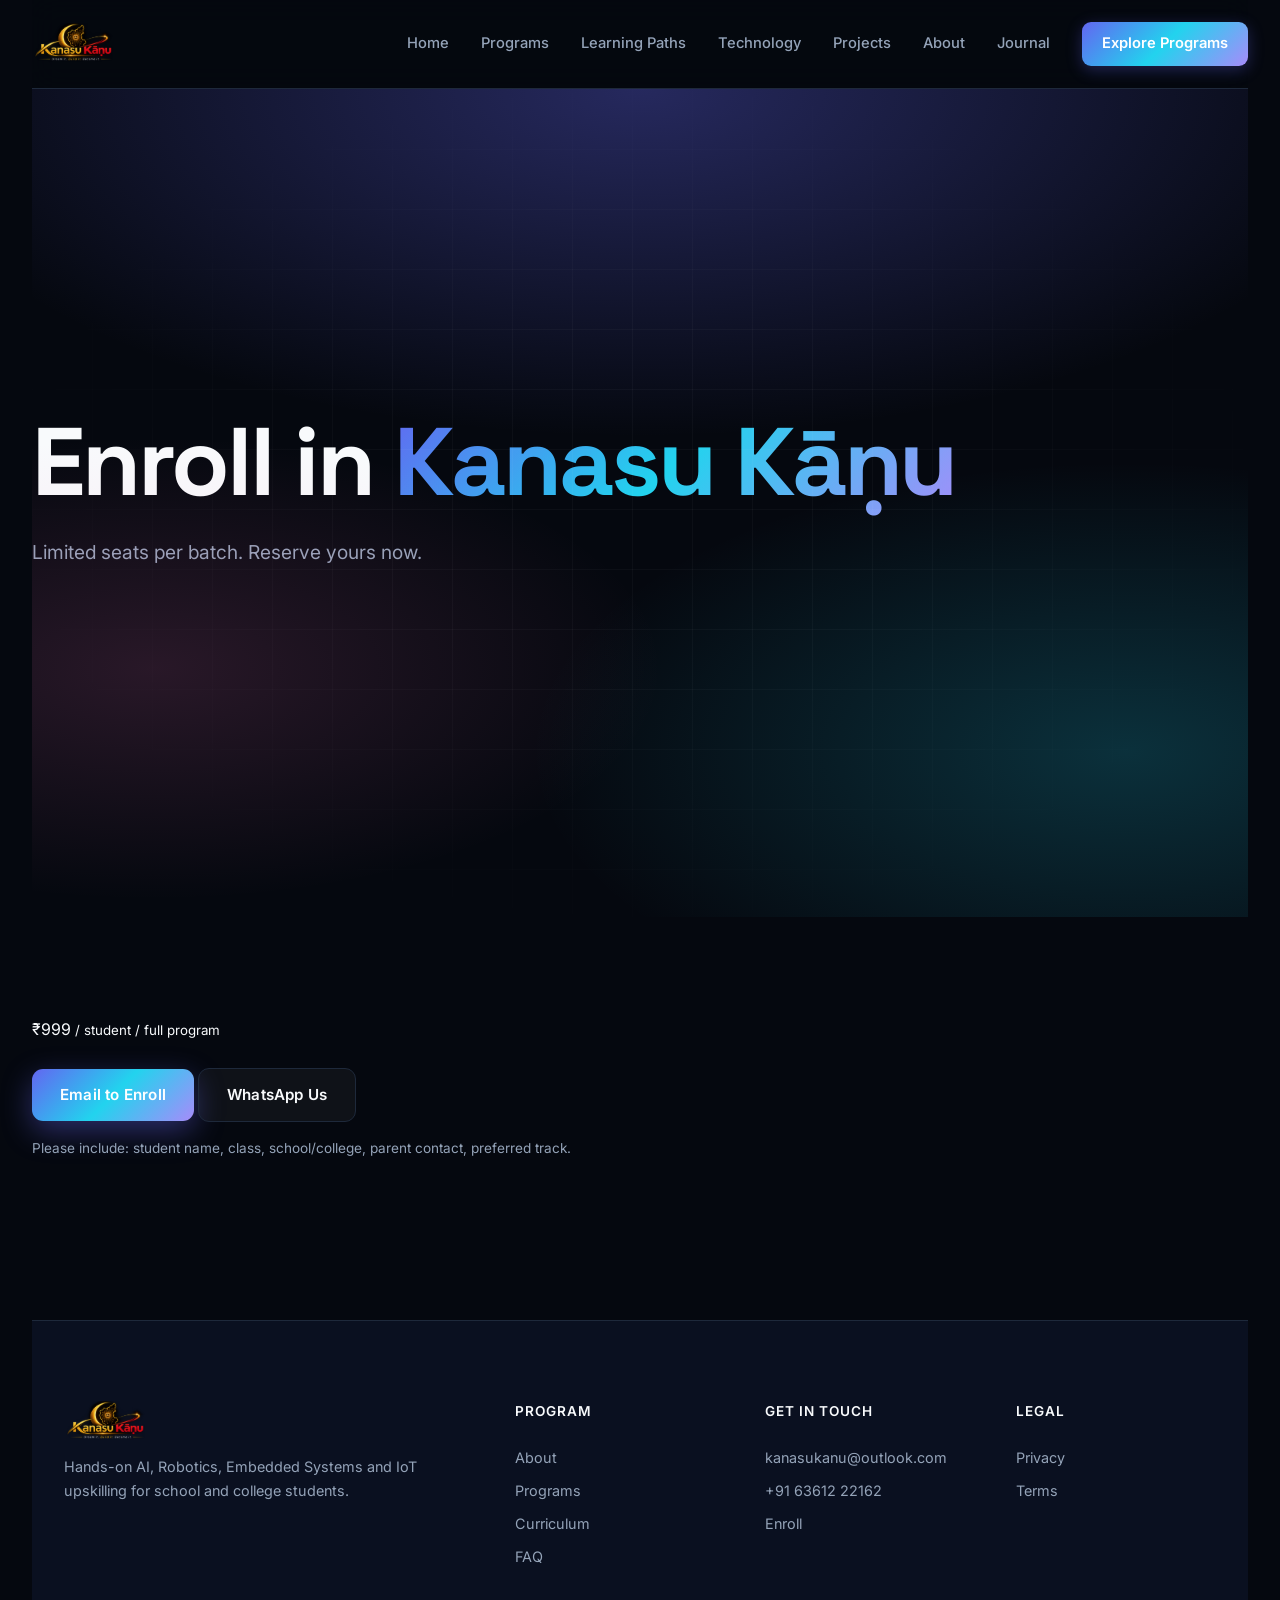
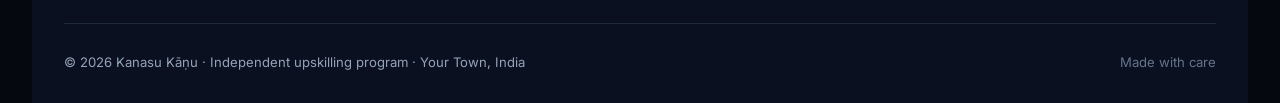
<file: enroll.html>
<!DOCTYPE html>
<html lang="en">
<head>
<meta charset="UTF-8" />
<meta name="viewport" content="width=device-width, initial-scale=1.0" />
<title>Enroll — Kanasu Kāṇu</title>
<link rel="stylesheet" href="styles.css" />
</head>
<body>
<div class="container">
  <nav>
    <div class="logo"><img src="logo.png" alt="Kanasu Kāṇu" style="height:42px;width:auto;" /></div>
    <div class="navlinks">
      <a href="index.html">Home</a>
      <a href="programs.html">Programs</a>
      <a href="learning-paths.html">Learning Paths</a>
      <a href="technology.html">Technology</a>
      <a href="projects.html">Projects</a>
      <a href="about.html">About</a>
      <a href="journal.html">Journal</a>
      <a href="contact.html" class="cta-nav">Explore Programs</a>
    </div>
  </nav>

  <section class="hero">
    <h1>Enroll in <span class="grad">Kanasu Kāṇu</span></h1>
    <p>Limited seats per batch. Reserve yours now.</p>
  </section>

  <section>
    <div class="cta">
      <div class="price">₹999 <small>/ student / full program</small></div>
      <br/>
      <a href="mailto:kanasukanu@outlook.com?subject=Enrollment%20-%20Kanasu%20Kanu" class="btn btn-primary">Email to Enroll</a>
      <a href="https://wa.me/916361222162?text=Hi%2C%20I%20want%20to%20enroll%20in%20Kanasu%20Kanu" class="btn btn-ghost">WhatsApp Us</a>
      <p style="color:var(--muted);font-size:.85rem;margin-top:16px;">Please include: student name, class, school/college, parent contact, preferred track.</p>
    </div>
  </section>

  <footer>
    <div class="container">
      <div class="footer-grid">
        <div>
          <div class="logo" style="margin-bottom:12px;"><img src="logo.png" alt="Kanasu Kāṇu" style="height:42px;width:auto;" /></div>
          <p>Hands-on AI, Robotics, Embedded Systems and IoT upskilling for school and college students.</p>
        </div>
        <div>
          <h4>Program</h4>
          <a href="about.html">About</a>
          <a href="programs.html">Programs</a>
          <a href="curriculum.html">Curriculum</a>
          <a href="faq.html">FAQ</a>
        </div>
        <div>
          <h4>Get in touch</h4>
          <a href="mailto:kanasukanu@outlook.com">kanasukanu@outlook.com</a>
          <a href="https://wa.me/916361222162">+91 63612 22162</a>
          <a href="enroll.html">Enroll</a>
        </div>
        <div>
          <h4>Legal</h4>
          <a href="#">Privacy</a>
          <a href="#">Terms</a>
        </div>
      </div>
      <div class="footer-bottom">
      <span>© 2026 Kanasu Kāṇu · Independent upskilling program · Your Town, India</span>
      <span class="made">Made with care</span>
    </div>
    </div>
  </footer>
</div>
</body>
</html>
</file>
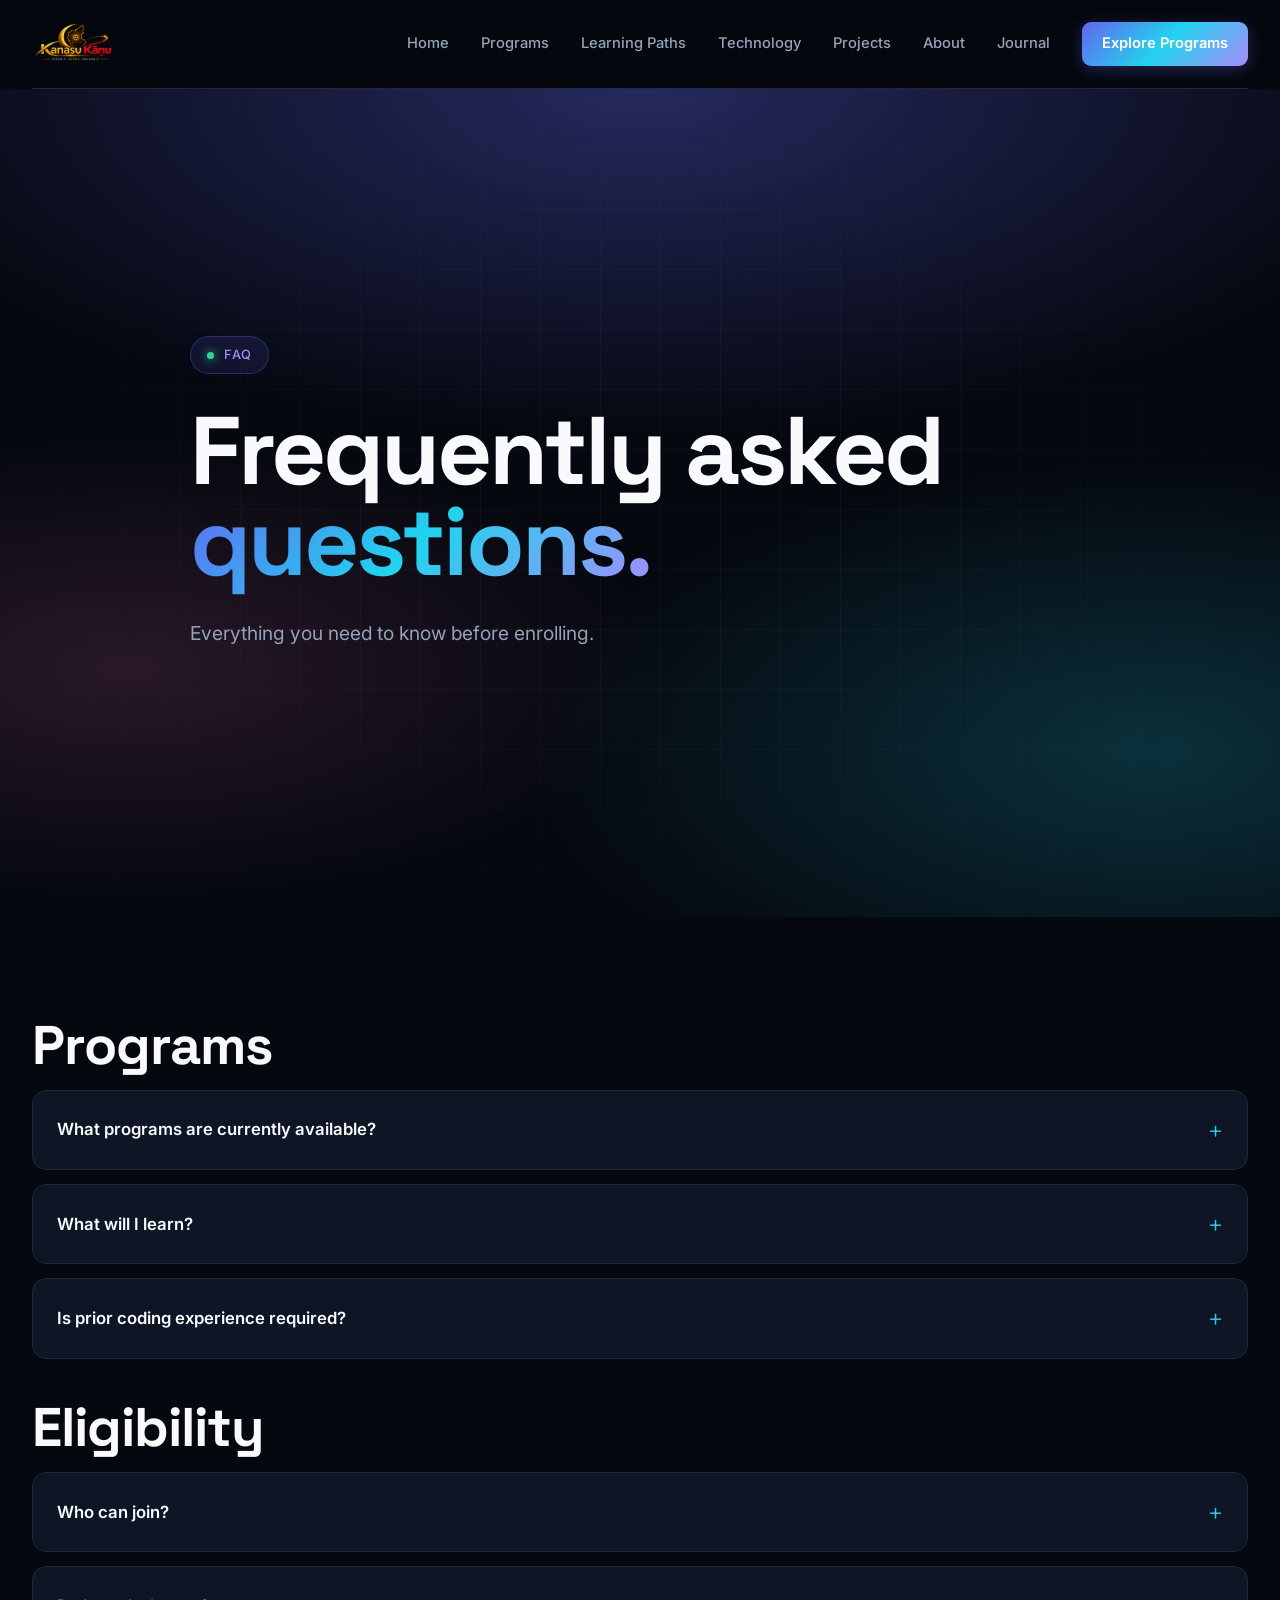
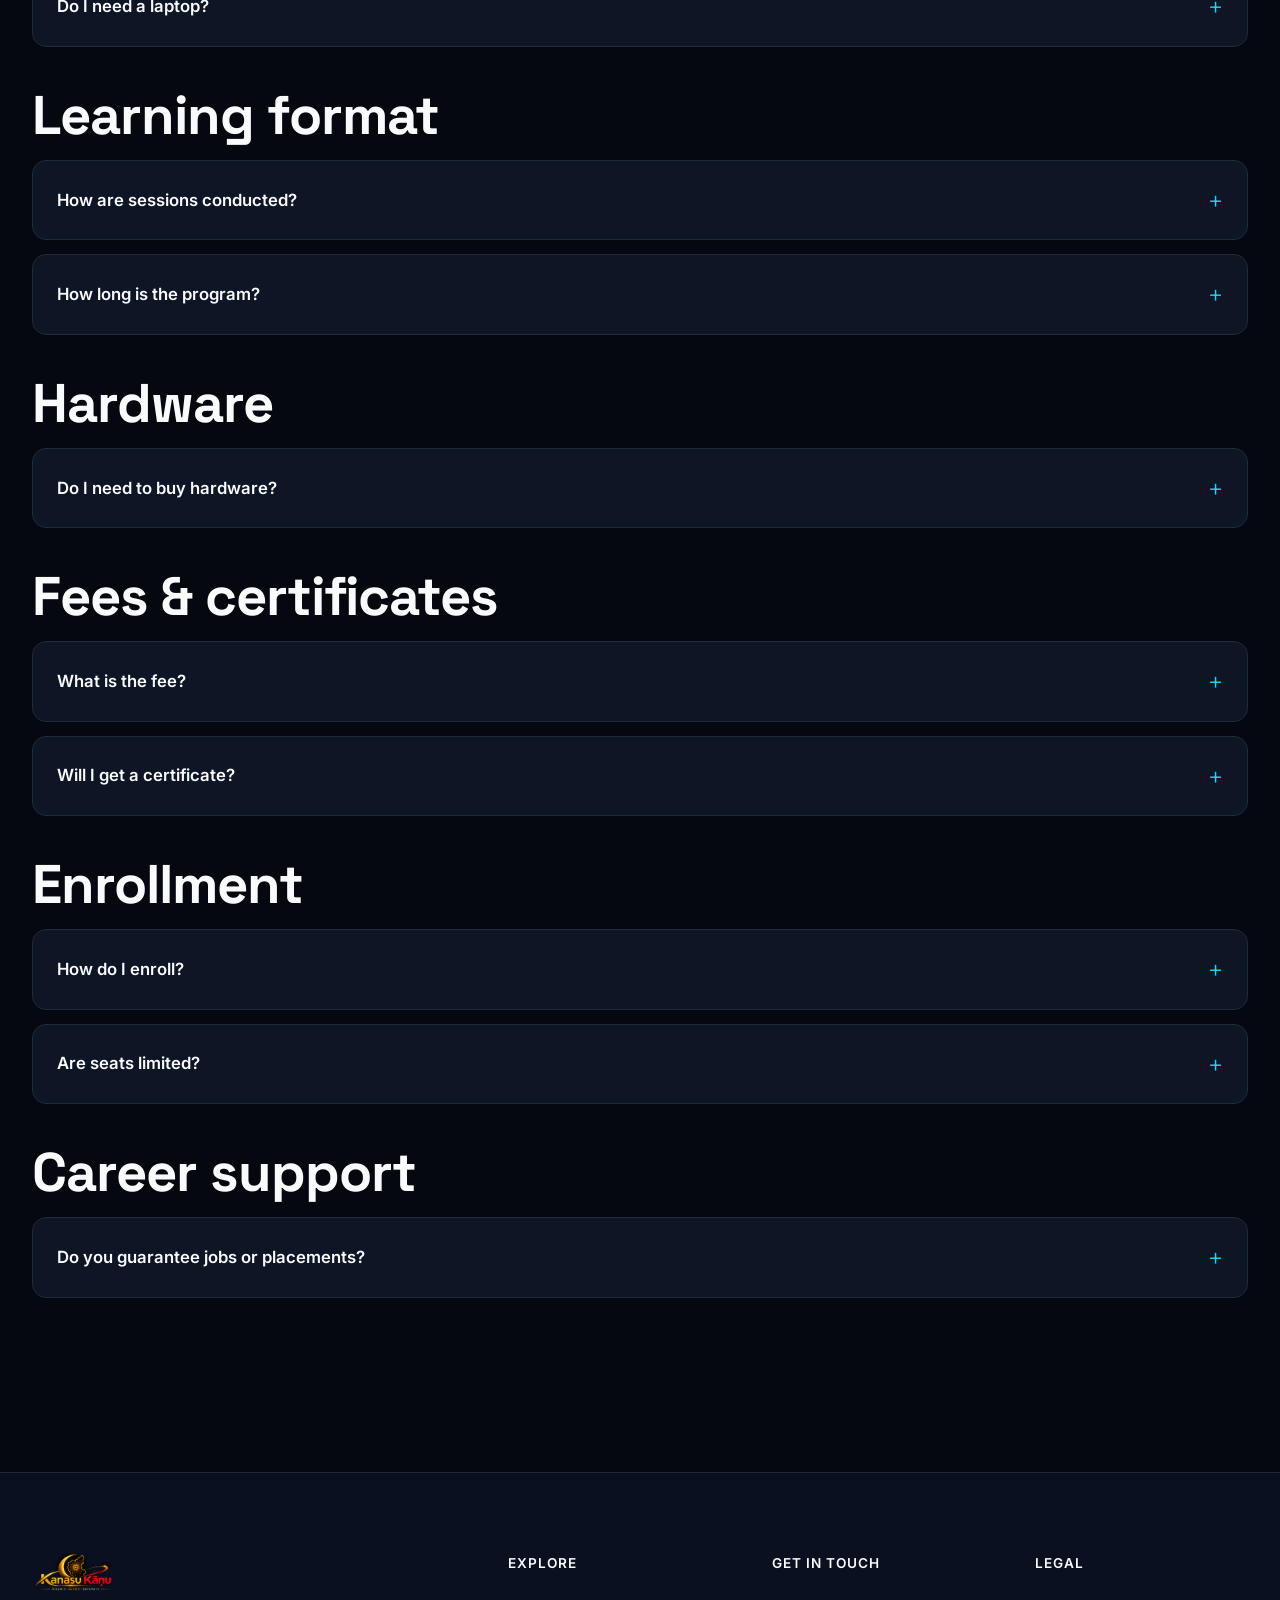
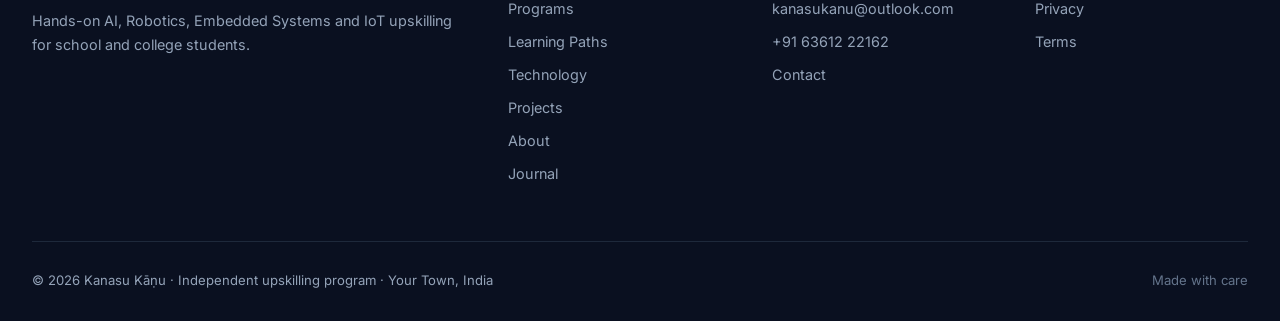
<file: faq.html>
<!DOCTYPE html>
<html lang="en">
<head>
<meta charset="UTF-8" />
<meta name="viewport" content="width=device-width, initial-scale=1.0" />
<title>FAQ — Kanasu Kāṇu</title>
<meta name="description" content="Frequently asked questions about Kanasu Kāṇu programs." />
<link rel="stylesheet" href="styles.css" />
</head>
<body>
<div class="container">
  <nav>
    <div class="logo"><img src="logo.png" alt="Kanasu Kāṇu" style="height:42px;width:auto;" /></div>
    <div class="navlinks">
      <a href="index.html">Home</a>
      <a href="programs.html">Programs</a>
      <a href="learning-paths.html">Learning Paths</a>
      <a href="technology.html">Technology</a>
      <a href="projects.html">Projects</a>
      <a href="about.html">About</a>
      <a href="journal.html">Journal</a>
      <a href="contact.html" class="cta-nav">Explore Programs</a>
    </div>
  </nav>
</div>

<section class="hero">
  <div class="container">
    <div class="hero-inner">
      <span class="eyebrow"><span class="dot"></span> FAQ</span>
      <h1>Frequently asked <span class="grad">questions.</span></h1>
      <p>Everything you need to know before enrolling.</p>
    </div>
  </div>
</section>

<section>
  <div class="container">
    <h2>Programs</h2>
    <div class="faq">
      <details><summary>What programs are currently available?</summary><p>One program is currently open: the 4-Week AI, Robotics &amp; IoT Cohort for school and college students. More tracks are planned.</p></details>
      <details><summary>What will I learn?</summary><p>AI &amp; Agents, Robotics, Embedded Systems and IoT — 4 modules, 8 sessions, 4 hands-on projects.</p></details>
      <details><summary>Is prior coding experience required?</summary><p>No. The program is designed for beginners. No prior coding experience needed.</p></details>
    </div>

    <h2 style="margin-top:40px;">Eligibility</h2>
    <div class="faq">
      <details><summary>Who can join?</summary><p>School students (Class 8+) and college students. Other audiences are planned for future tracks.</p></details>
      <details><summary>Do I need a laptop?</summary><p>Yes, a basic laptop is recommended. Hardware kits are provided during sessions.</p></details>
    </div>

    <h2 style="margin-top:40px;">Learning format</h2>
    <div class="faq">
      <details><summary>How are sessions conducted?</summary><p>Live, mentor-led sessions in small batches, in your town.</p></details>
      <details><summary>How long is the program?</summary><p>Modular and paced to you — 4 modules, 2 sessions per module plus 1 project each. Complete at your own pace.</p></details>
    </div>

    <h2 style="margin-top:40px;">Hardware</h2>
    <div class="faq">
      <details><summary>Do I need to buy hardware?</summary><p>No. Hardware kits are provided during sessions. No upfront purchase required.</p></details>
    </div>

    <h2 style="margin-top:40px;">Fees &amp; certificates</h2>
    <div class="faq">
      <details><summary>What is the fee?</summary><p>₹999 per student for the full program, all four tracks included.</p></details>
      <details><summary>Will I get a certificate?</summary><p>Yes, a certificate of completion after the capstone demo day.</p></details>
    </div>

    <h2 style="margin-top:40px;">Enrollment</h2>
    <div class="faq">
      <details><summary>How do I enroll?</summary><p>Use the contact page form, email kanasukanu@outlook.com, or WhatsApp +91 63612 22162.</p></details>
      <details><summary>Are seats limited?</summary><p>Yes, limited seats per batch to ensure mentor attention.</p></details>
    </div>

    <h2 style="margin-top:40px;">Career support</h2>
    <div class="faq">
      <details><summary>Do you guarantee jobs or placements?</summary><p>No. We do not make job or placement guarantees. We focus on building real skills and projects that strengthen your profile.</p></details>
    </div>
  </div>
</section>

<footer>
  <div class="container">
    <div class="footer-grid">
      <div>
        <div class="logo" style="margin-bottom:14px;"><img src="logo.png" alt="Kanasu Kāṇu" style="height:42px;width:auto;" /></div>
        <p>Hands-on AI, Robotics, Embedded Systems and IoT upskilling for school and college students.</p>
      </div>
      <div>
        <h4>Explore</h4>
        <a href="programs.html">Programs</a>
        <a href="learning-paths.html">Learning Paths</a>
        <a href="technology.html">Technology</a>
        <a href="projects.html">Projects</a>
        <a href="about.html">About</a>
        <a href="journal.html">Journal</a>
      </div>
      <div>
        <h4>Get in touch</h4>
        <a href="mailto:kanasukanu@outlook.com">kanasukanu@outlook.com</a>
        <a href="https://wa.me/916361222162">+91 63612 22162</a>
        <a href="contact.html">Contact</a>
      </div>
      <div>
        <h4>Legal</h4>
        <a href="#">Privacy</a>
        <a href="#">Terms</a>
      </div>
    </div>
    <div class="footer-bottom">
      <span>© 2026 Kanasu Kāṇu · Independent upskilling program · Your Town, India</span>
      <span class="made">Made with care</span>
    </div>
  </div>
</footer>
</body>
</html>
</file>
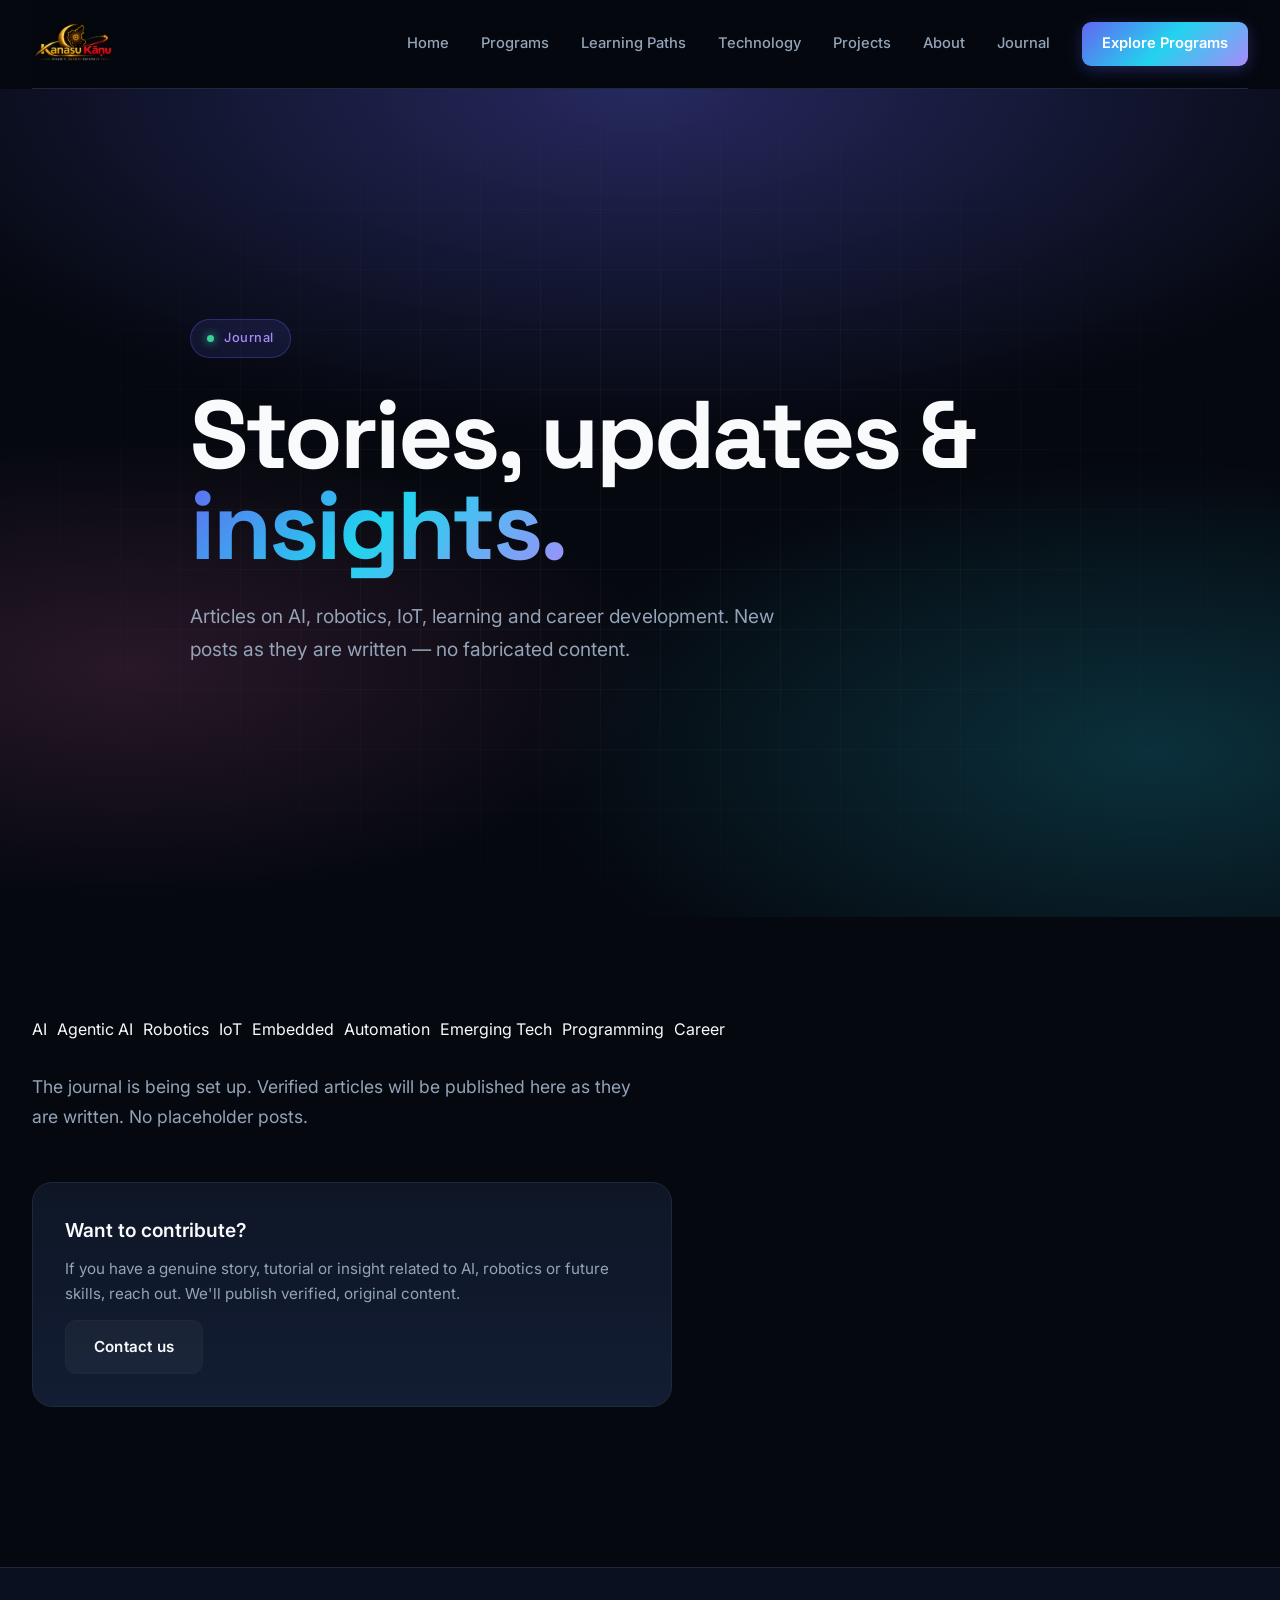
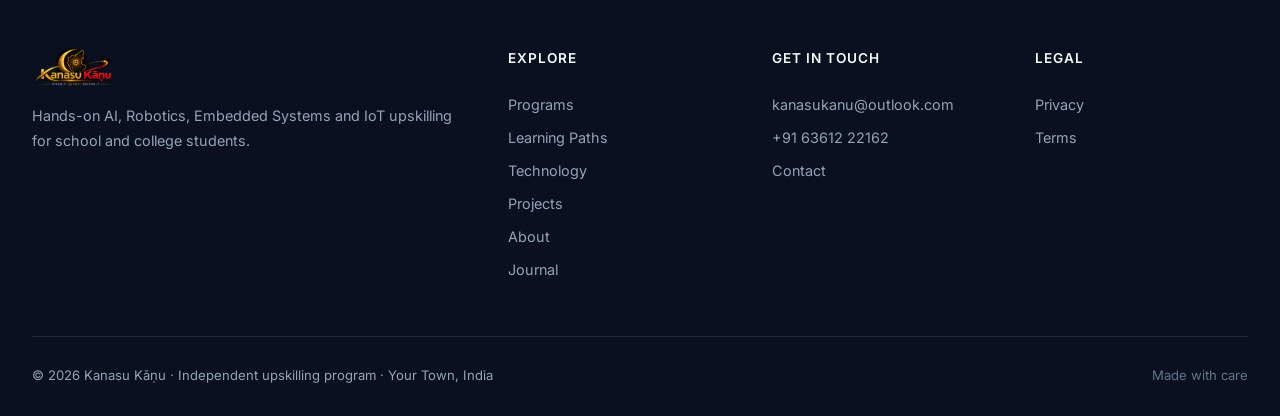
<file: journal.html>
<!DOCTYPE html>
<html lang="en">
<head>
<meta charset="UTF-8" />
<meta name="viewport" content="width=device-width, initial-scale=1.0" />
<title>Journal — Kanasu Kāṇu</title>
<meta name="description" content="Articles, updates and stories from Kanasu Kāṇu." />
<link rel="stylesheet" href="styles.css" />
</head>
<body>
<div class="container">
  <nav>
    <div class="logo"><img src="logo.png" alt="Kanasu Kāṇu" style="height:42px;width:auto;" /></div>
    <div class="navlinks">
      <a href="index.html">Home</a>
      <a href="programs.html">Programs</a>
      <a href="learning-paths.html">Learning Paths</a>
      <a href="technology.html">Technology</a>
      <a href="projects.html">Projects</a>
      <a href="about.html">About</a>
      <a href="journal.html">Journal</a>
      <a href="contact.html" class="cta-nav">Explore Programs</a>
    </div>
  </nav>
</div>

<section class="hero">
  <div class="container">
    <div class="hero-inner">
      <span class="eyebrow"><span class="dot"></span> Journal</span>
      <h1>Stories, updates &amp; <span class="grad">insights.</span></h1>
      <p>Articles on AI, robotics, IoT, learning and career development. New posts as they are written — no fabricated content.</p>
    </div>
  </div>
</section>

<section>
  <div class="container">
    <div style="display:flex;gap:10px;flex-wrap:wrap;margin-bottom:30px;">
      <span class="badge">AI</span><span class="badge">Agentic AI</span><span class="badge">Robotics</span><span class="badge">IoT</span><span class="badge">Embedded</span><span class="badge">Automation</span><span class="badge">Emerging Tech</span><span class="badge">Programming</span><span class="badge">Career</span>
    </div>
    <p class="sub">The journal is being set up. Verified articles will be published here as they are written. No placeholder posts.</p>
    <div class="card" style="max-width:640px;">
      <h3>Want to contribute?</h3>
      <p>If you have a genuine story, tutorial or insight related to AI, robotics or future skills, reach out. We'll publish verified, original content.</p>
      <a href="contact.html" class="btn btn-ghost" style="margin-top:14px;">Contact us</a>
    </div>
  </div>
</section>

<footer>
  <div class="container">
    <div class="footer-grid">
      <div>
        <div class="logo" style="margin-bottom:14px;"><img src="logo.png" alt="Kanasu Kāṇu" style="height:42px;width:auto;" /></div>
        <p>Hands-on AI, Robotics, Embedded Systems and IoT upskilling for school and college students.</p>
      </div>
      <div>
        <h4>Explore</h4>
        <a href="programs.html">Programs</a>
        <a href="learning-paths.html">Learning Paths</a>
        <a href="technology.html">Technology</a>
        <a href="projects.html">Projects</a>
        <a href="about.html">About</a>
        <a href="journal.html">Journal</a>
      </div>
      <div>
        <h4>Get in touch</h4>
        <a href="mailto:kanasukanu@outlook.com">kanasukanu@outlook.com</a>
        <a href="https://wa.me/916361222162">+91 63612 22162</a>
        <a href="contact.html">Contact</a>
      </div>
      <div>
        <h4>Legal</h4>
        <a href="#">Privacy</a>
        <a href="#">Terms</a>
      </div>
    </div>
    <div class="footer-bottom">
      <span>© 2026 Kanasu Kāṇu · Independent upskilling program · Your Town, India</span>
      <span class="made">Made with care</span>
    </div>
  </div>
</footer>
</body>
</html>
</file>
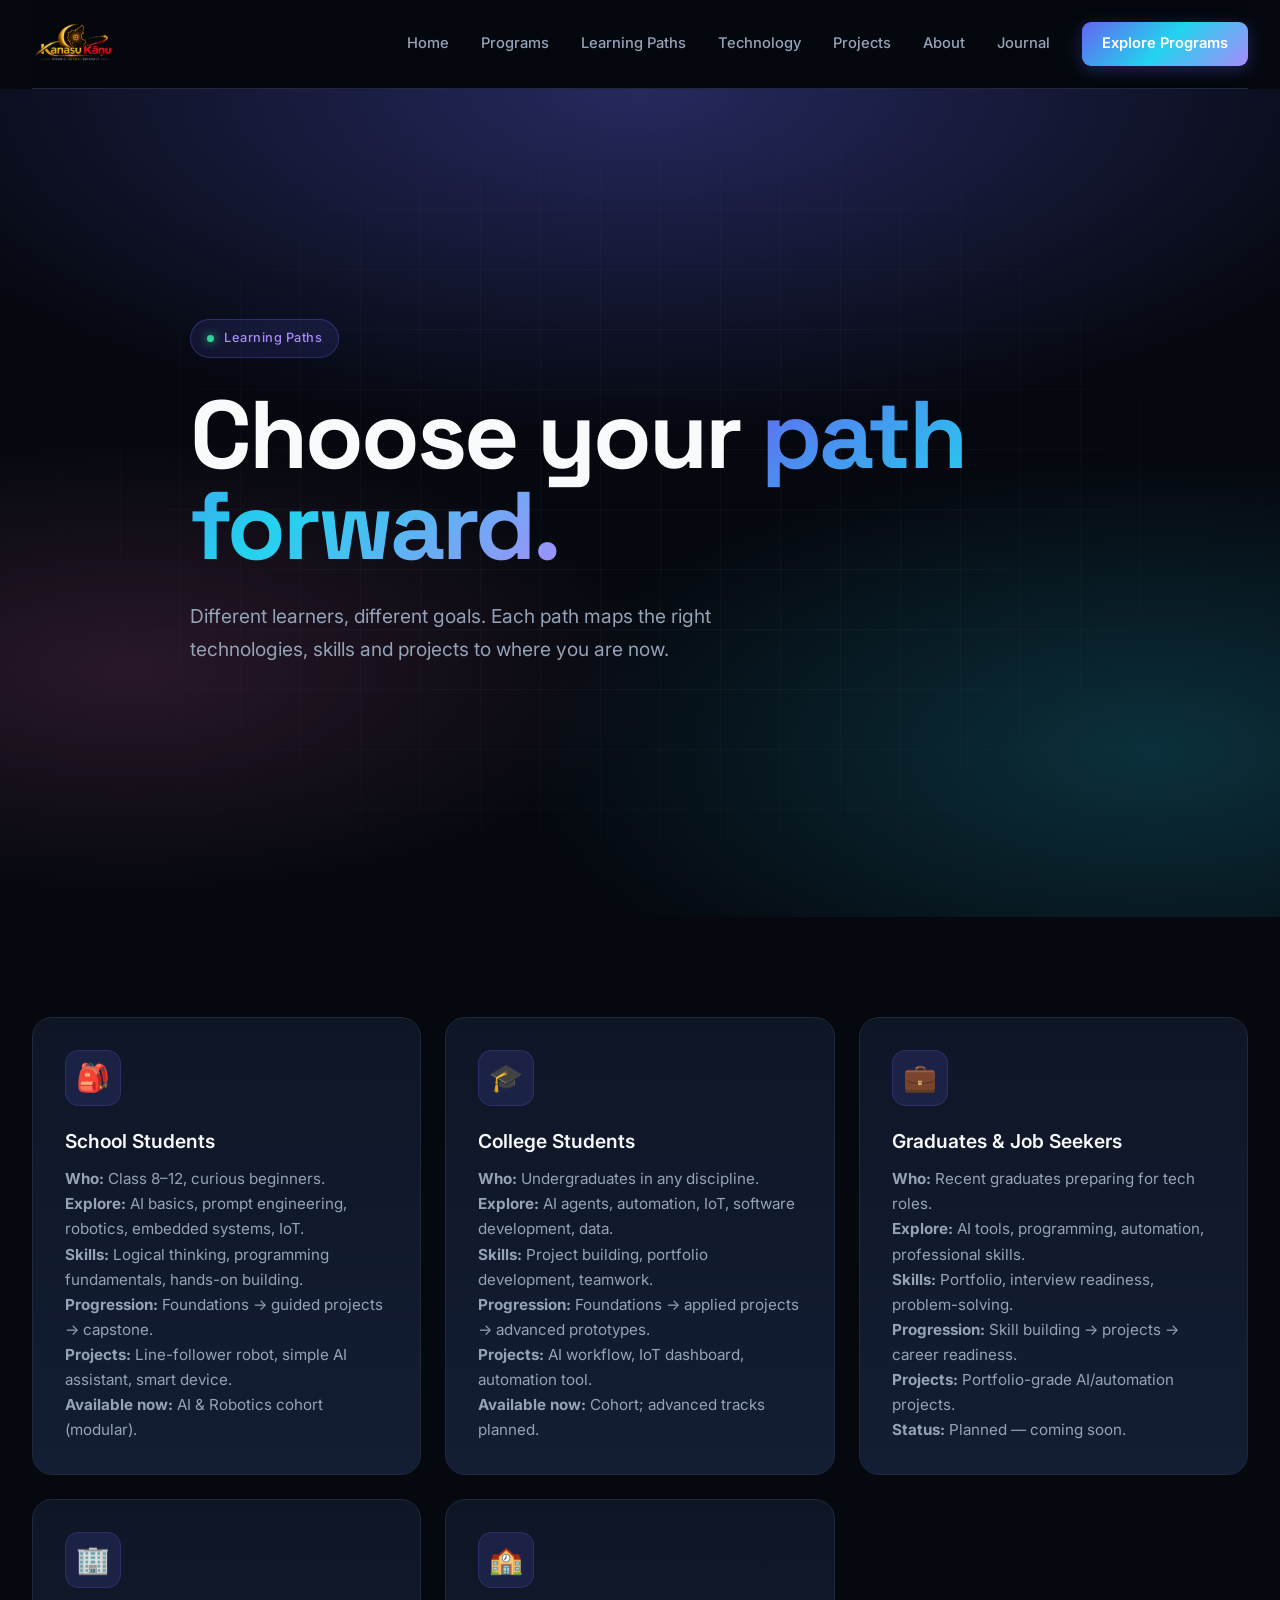
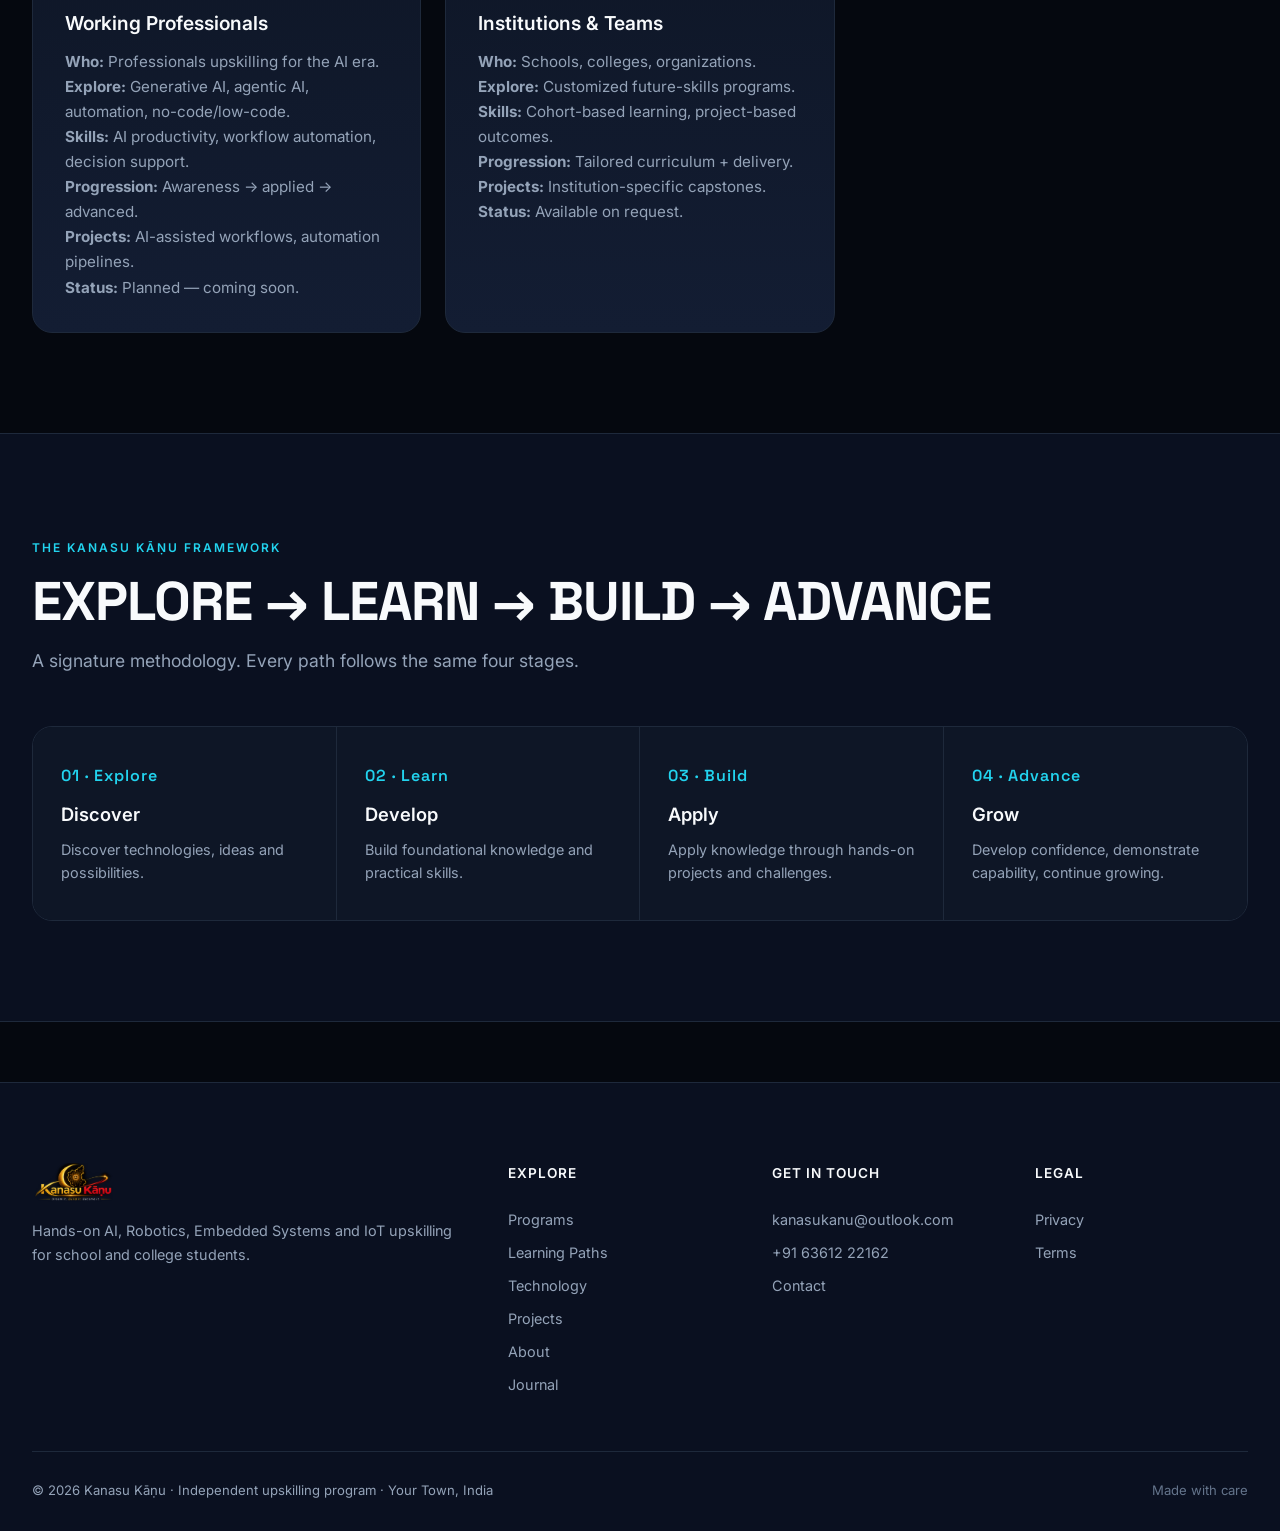
<file: learning-paths.html>
<!DOCTYPE html>
<html lang="en">
<head>
<meta charset="UTF-8" />
<meta name="viewport" content="width=device-width, initial-scale=1.0" />
<title>Learning Paths — Kanasu Kāṇu</title>
<meta name="description" content="Tailored learning paths for school students, college students, graduates, professionals and institutions." />
<link rel="stylesheet" href="styles.css" />
</head>
<body>
<div class="container">
  <nav>
    <div class="logo"><img src="logo.png" alt="Kanasu Kāṇu" style="height:42px;width:auto;" /></div>
    <div class="navlinks">
      <a href="index.html">Home</a>
      <a href="programs.html">Programs</a>
      <a href="learning-paths.html">Learning Paths</a>
      <a href="technology.html">Technology</a>
      <a href="projects.html">Projects</a>
      <a href="about.html">About</a>
      <a href="journal.html">Journal</a>
      <a href="contact.html" class="cta-nav">Explore Programs</a>
    </div>
  </nav>
</div>

<section class="hero">
  <div class="container">
    <div class="hero-inner">
      <span class="eyebrow"><span class="dot"></span> Learning Paths</span>
      <h1>Choose your <span class="grad">path forward.</span></h1>
      <p>Different learners, different goals. Each path maps the right technologies, skills and projects to where you are now.</p>
    </div>
  </div>
</section>

<section>
  <div class="container">
    <div class="grid grid-3">
      <div class="card">
        <div class="icon">🎒</div>
        <h3>School Students</h3>
        <p><strong>Who:</strong> Class 8–12, curious beginners.</p>
        <p><strong>Explore:</strong> AI basics, prompt engineering, robotics, embedded systems, IoT.</p>
        <p><strong>Skills:</strong> Logical thinking, programming fundamentals, hands-on building.</p>
        <p><strong>Progression:</strong> Foundations → guided projects → capstone.</p>
        <p><strong>Projects:</strong> Line-follower robot, simple AI assistant, smart device.</p>
        <p><strong>Available now:</strong> AI &amp; Robotics cohort (modular).</p>
      </div>
      <div class="card">
        <div class="icon">🎓</div>
        <h3>College Students</h3>
        <p><strong>Who:</strong> Undergraduates in any discipline.</p>
        <p><strong>Explore:</strong> AI agents, automation, IoT, software development, data.</p>
        <p><strong>Skills:</strong> Project building, portfolio development, teamwork.</p>
        <p><strong>Progression:</strong> Foundations → applied projects → advanced prototypes.</p>
        <p><strong>Projects:</strong> AI workflow, IoT dashboard, automation tool.</p>
        <p><strong>Available now:</strong> Cohort; advanced tracks planned.</p>
      </div>
      <div class="card">
        <div class="icon">💼</div>
        <h3>Graduates &amp; Job Seekers</h3>
        <p><strong>Who:</strong> Recent graduates preparing for tech roles.</p>
        <p><strong>Explore:</strong> AI tools, programming, automation, professional skills.</p>
        <p><strong>Skills:</strong> Portfolio, interview readiness, problem-solving.</p>
        <p><strong>Progression:</strong> Skill building → projects → career readiness.</p>
        <p><strong>Projects:</strong> Portfolio-grade AI/automation projects.</p>
        <p><strong>Status:</strong> Planned — coming soon.</p>
      </div>
      <div class="card">
        <div class="icon">🏢</div>
        <h3>Working Professionals</h3>
        <p><strong>Who:</strong> Professionals upskilling for the AI era.</p>
        <p><strong>Explore:</strong> Generative AI, agentic AI, automation, no-code/low-code.</p>
        <p><strong>Skills:</strong> AI productivity, workflow automation, decision support.</p>
        <p><strong>Progression:</strong> Awareness → applied → advanced.</p>
        <p><strong>Projects:</strong> AI-assisted workflows, automation pipelines.</p>
        <p><strong>Status:</strong> Planned — coming soon.</p>
      </div>
      <div class="card">
        <div class="icon">🏫</div>
        <h3>Institutions &amp; Teams</h3>
        <p><strong>Who:</strong> Schools, colleges, organizations.</p>
        <p><strong>Explore:</strong> Customized future-skills programs.</p>
        <p><strong>Skills:</strong> Cohort-based learning, project-based outcomes.</p>
        <p><strong>Progression:</strong> Tailored curriculum + delivery.</p>
        <p><strong>Projects:</strong> Institution-specific capstones.</p>
        <p><strong>Status:</strong> Available on request.</p>
      </div>
    </div>
  </div>
</section>

<section style="background:var(--bg2);border-top:1px solid var(--border);border-bottom:1px solid var(--border);">
  <div class="container">
    <span class="section-tag">The Kanasu Kāṇu Framework</span>
    <h2>EXPLORE → LEARN → BUILD → ADVANCE</h2>
    <p class="sub">A signature methodology. Every path follows the same four stages.</p>
    <div class="journey">
      <div class="step"><div class="n">01 · Explore</div><h3>Discover</h3><p>Discover technologies, ideas and possibilities.</p></div>
      <div class="step"><div class="n">02 · Learn</div><h3>Develop</h3><p>Build foundational knowledge and practical skills.</p></div>
      <div class="step"><div class="n">03 · Build</div><h3>Apply</h3><p>Apply knowledge through hands-on projects and challenges.</p></div>
      <div class="step"><div class="n">04 · Advance</div><h3>Grow</h3><p>Develop confidence, demonstrate capability, continue growing.</p></div>
    </div>
  </div>
</section>

<footer>
  <div class="container">
    <div class="footer-grid">
      <div>
        <div class="logo" style="margin-bottom:14px;"><img src="logo.png" alt="Kanasu Kāṇu" style="height:42px;width:auto;" /></div>
        <p>Hands-on AI, Robotics, Embedded Systems and IoT upskilling for school and college students.</p>
      </div>
      <div>
        <h4>Explore</h4>
        <a href="programs.html">Programs</a>
        <a href="learning-paths.html">Learning Paths</a>
        <a href="technology.html">Technology</a>
        <a href="projects.html">Projects</a>
        <a href="about.html">About</a>
        <a href="journal.html">Journal</a>
      </div>
      <div>
        <h4>Get in touch</h4>
        <a href="mailto:kanasukanu@outlook.com">kanasukanu@outlook.com</a>
        <a href="https://wa.me/916361222162">+91 63612 22162</a>
        <a href="contact.html">Contact</a>
      </div>
      <div>
        <h4>Legal</h4>
        <a href="#">Privacy</a>
        <a href="#">Terms</a>
      </div>
    </div>
    <div class="footer-bottom">
      <span>© 2026 Kanasu Kāṇu · Independent upskilling program · Your Town, India</span>
      <span class="made">Made with care</span>
    </div>
  </div>
</footer>
</body>
</html>
</file>
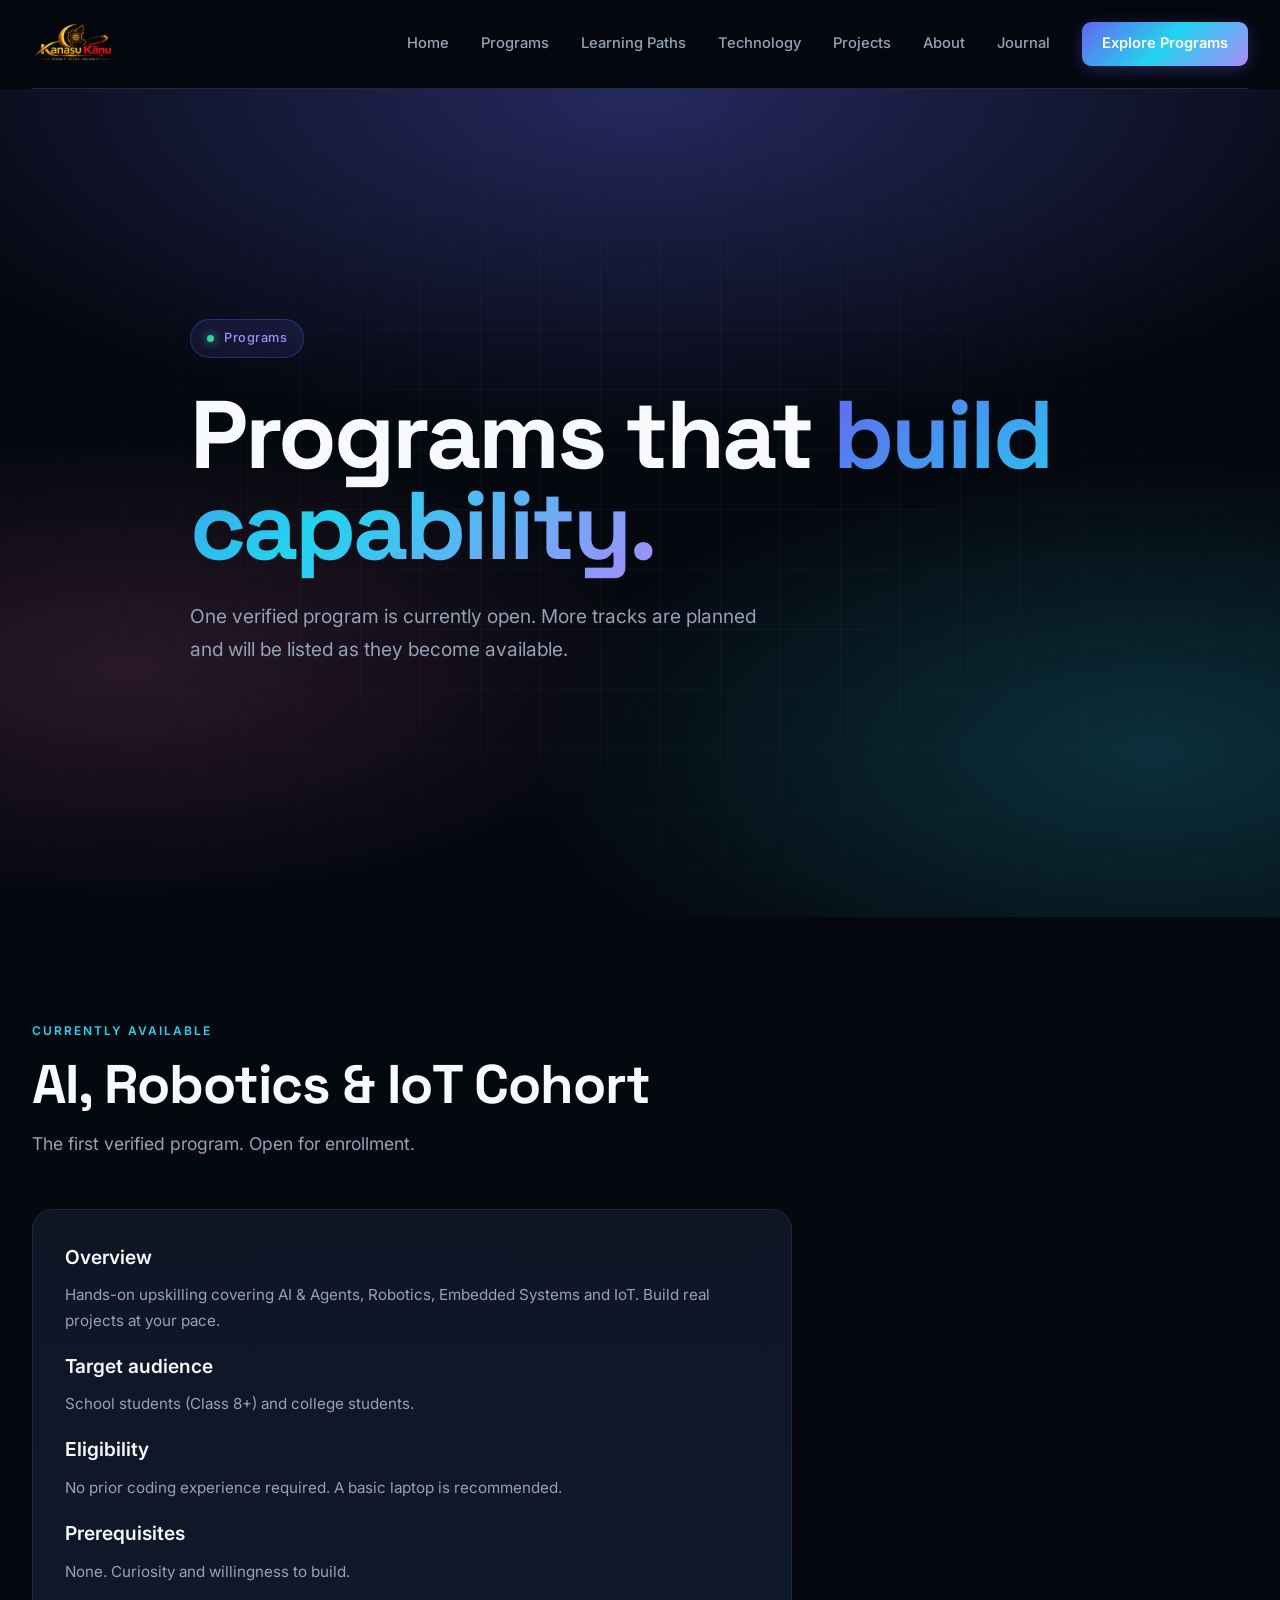
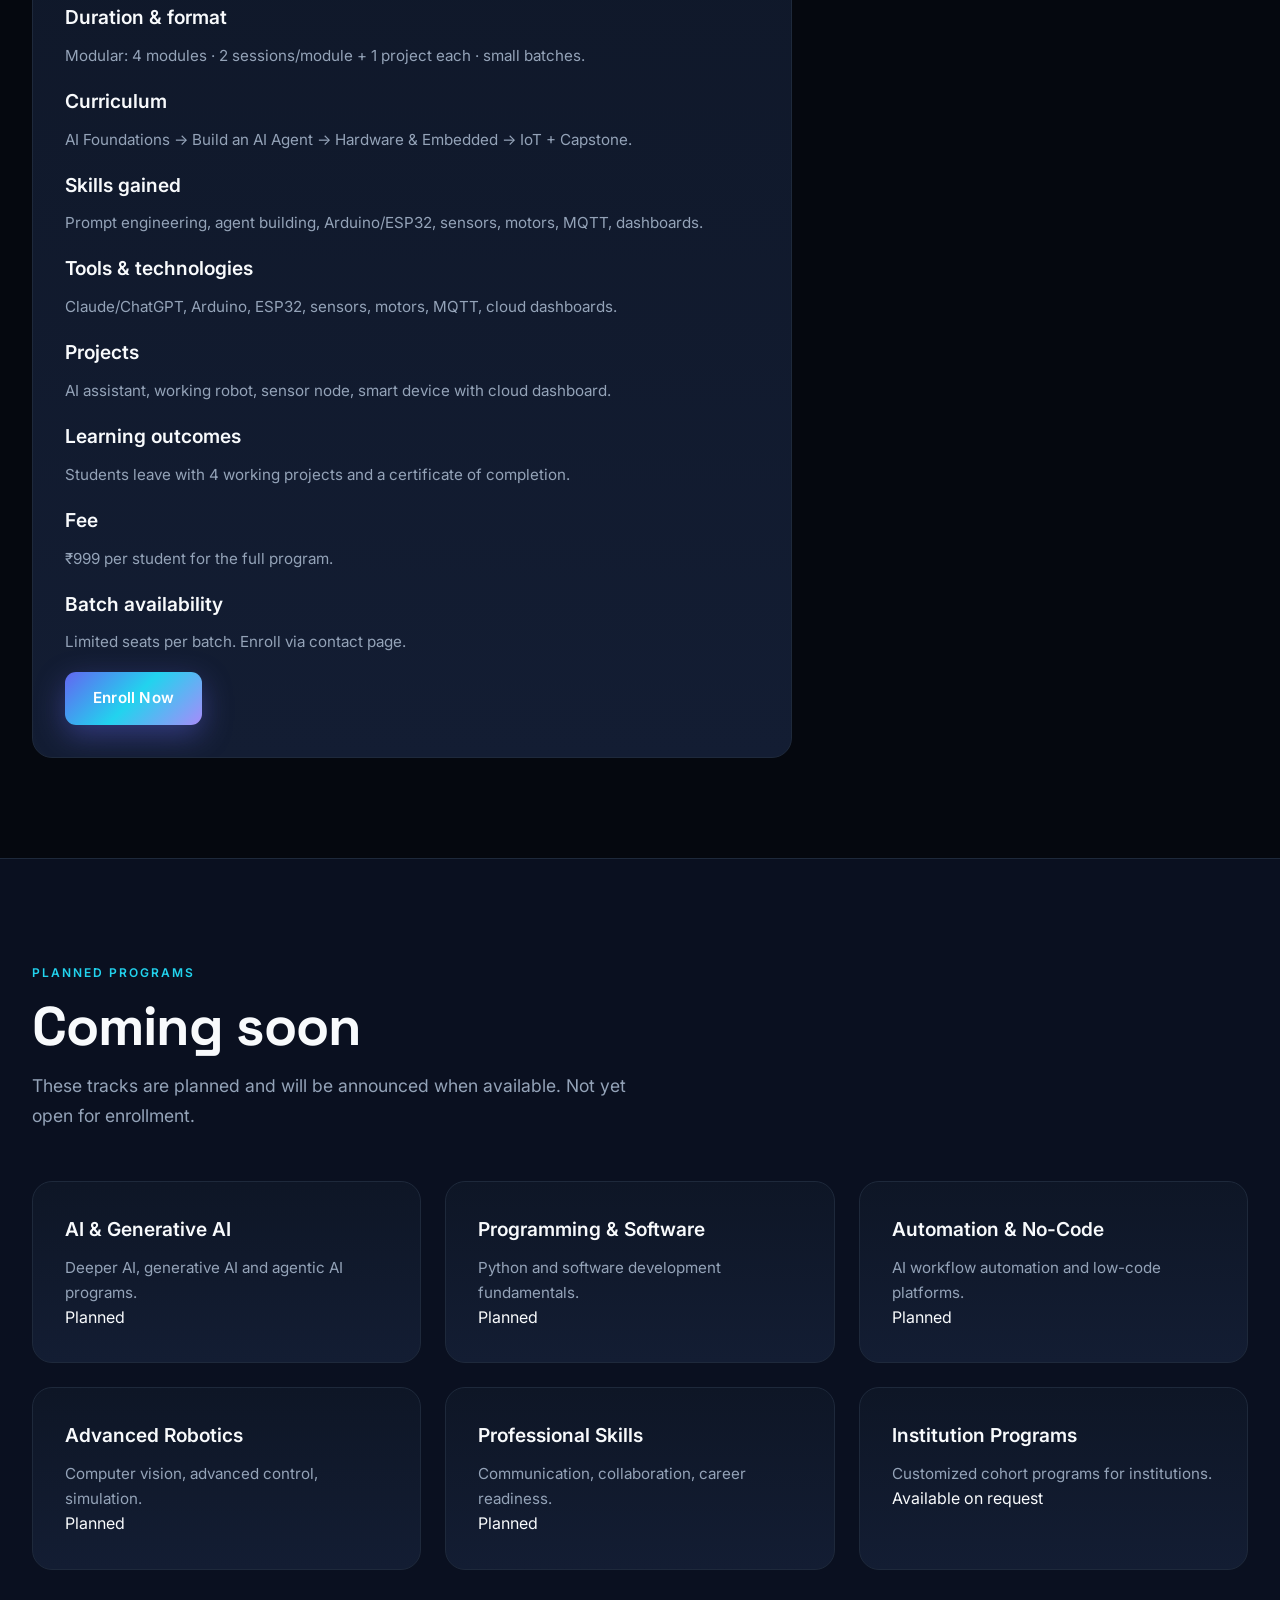
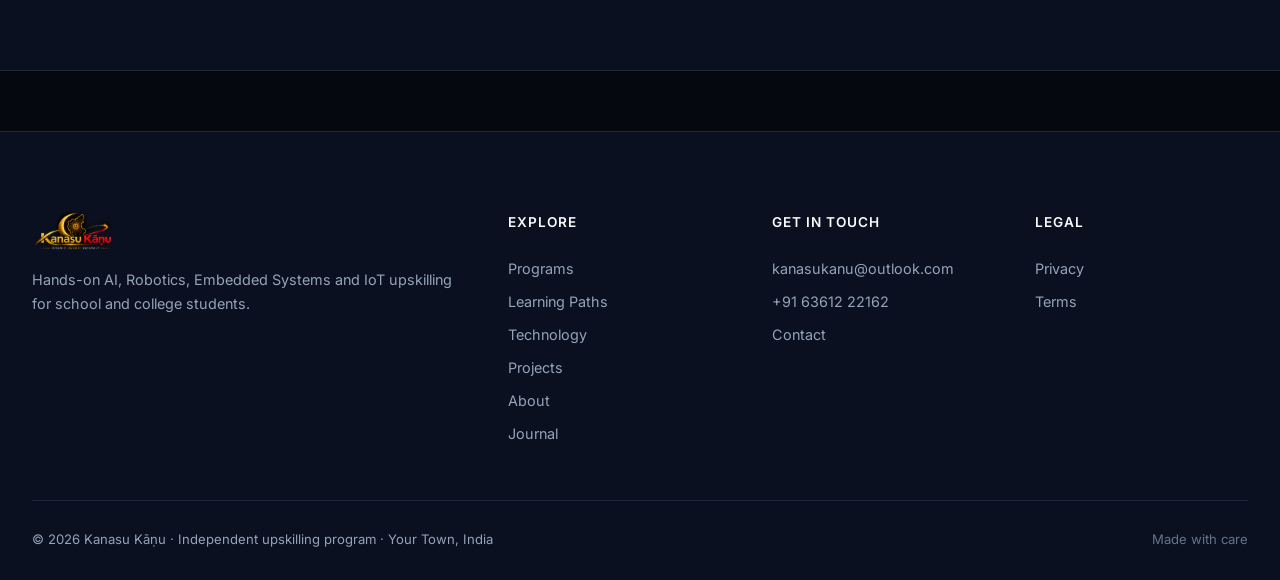
<file: programs.html>
<!DOCTYPE html>
<html lang="en">
<head>
<meta charset="UTF-8" />
<meta name="viewport" content="width=device-width, initial-scale=1.0" />
<title>Programs — Kanasu Kāṇu</title>
<meta name="description" content="Available and planned programs at Kanasu Kāṇu." />
<link rel="stylesheet" href="styles.css" />
</head>
<body>
<div class="container">
  <nav>
    <div class="logo"><img src="logo.png" alt="Kanasu Kāṇu" style="height:42px;width:auto;" /></div>
    <div class="navlinks">
      <a href="index.html">Home</a>
      <a href="programs.html">Programs</a>
      <a href="learning-paths.html">Learning Paths</a>
      <a href="technology.html">Technology</a>
      <a href="projects.html">Projects</a>
      <a href="about.html">About</a>
      <a href="journal.html">Journal</a>
      <a href="contact.html" class="cta-nav">Explore Programs</a>
    </div>
  </nav>
</div>

<section class="hero">
  <div class="container">
    <div class="hero-inner">
      <span class="eyebrow"><span class="dot"></span> Programs</span>
      <h1>Programs that <span class="grad">build capability.</span></h1>
      <p>One verified program is currently open. More tracks are planned and will be listed as they become available.</p>
    </div>
  </div>
</section>

<section>
  <div class="container">
    <span class="section-tag">Currently available</span>
    <h2>AI, Robotics &amp; IoT Cohort</h2>
    <p class="sub">The first verified program. Open for enrollment.</p>
    <div class="card" style="max-width:760px;">
      <h3>Overview</h3>
      <p>Hands-on upskilling covering AI &amp; Agents, Robotics, Embedded Systems and IoT. Build real projects at your pace.</p>
      <h3 style="margin-top:18px;">Target audience</h3>
      <p>School students (Class 8+) and college students.</p>
      <h3 style="margin-top:18px;">Eligibility</h3>
      <p>No prior coding experience required. A basic laptop is recommended.</p>
      <h3 style="margin-top:18px;">Prerequisites</h3>
      <p>None. Curiosity and willingness to build.</p>
      <h3 style="margin-top:18px;">Duration &amp; format</h3>
      <p>Modular: 4 modules · 2 sessions/module + 1 project each · small batches.</p>
      <h3 style="margin-top:18px;">Curriculum</h3>
      <p>AI Foundations → Build an AI Agent → Hardware &amp; Embedded → IoT + Capstone.</p>
      <h3 style="margin-top:18px;">Skills gained</h3>
      <p>Prompt engineering, agent building, Arduino/ESP32, sensors, motors, MQTT, dashboards.</p>
      <h3 style="margin-top:18px;">Tools &amp; technologies</h3>
      <p>Claude/ChatGPT, Arduino, ESP32, sensors, motors, MQTT, cloud dashboards.</p>
      <h3 style="margin-top:18px;">Projects</h3>
      <p>AI assistant, working robot, sensor node, smart device with cloud dashboard.</p>
      <h3 style="margin-top:18px;">Learning outcomes</h3>
      <p>Students leave with 4 working projects and a certificate of completion.</p>
      <h3 style="margin-top:18px;">Fee</h3>
      <p>₹999 per student for the full program.</p>
      <h3 style="margin-top:18px;">Batch availability</h3>
      <p>Limited seats per batch. Enroll via contact page.</p>
      <a href="contact.html" class="btn btn-primary" style="margin-top:18px;">Enroll Now</a>
    </div>
  </div>
</section>

<section style="background:var(--bg2);border-top:1px solid var(--border);border-bottom:1px solid var(--border);">
  <div class="container">
    <span class="section-tag">Planned programs</span>
    <h2>Coming soon</h2>
    <p class="sub">These tracks are planned and will be announced when available. Not yet open for enrollment.</p>
    <div class="grid grid-3">
      <div class="card"><h3>AI &amp; Generative AI</h3><p>Deeper AI, generative AI and agentic AI programs.</p><span class="badge">Planned</span></div>
      <div class="card"><h3>Programming &amp; Software</h3><p>Python and software development fundamentals.</p><span class="badge">Planned</span></div>
      <div class="card"><h3>Automation &amp; No-Code</h3><p>AI workflow automation and low-code platforms.</p><span class="badge">Planned</span></div>
      <div class="card"><h3>Advanced Robotics</h3><p>Computer vision, advanced control, simulation.</p><span class="badge">Planned</span></div>
      <div class="card"><h3>Professional Skills</h3><p>Communication, collaboration, career readiness.</p><span class="badge">Planned</span></div>
      <div class="card"><h3>Institution Programs</h3><p>Customized cohort programs for institutions.</p><span class="badge">Available on request</span></div>
    </div>
  </div>
</section>

<footer>
  <div class="container">
    <div class="footer-grid">
      <div>
        <div class="logo" style="margin-bottom:14px;"><img src="logo.png" alt="Kanasu Kāṇu" style="height:42px;width:auto;" /></div>
        <p>Hands-on AI, Robotics, Embedded Systems and IoT upskilling for school and college students.</p>
      </div>
      <div>
        <h4>Explore</h4>
        <a href="programs.html">Programs</a>
        <a href="learning-paths.html">Learning Paths</a>
        <a href="technology.html">Technology</a>
        <a href="projects.html">Projects</a>
        <a href="about.html">About</a>
        <a href="journal.html">Journal</a>
      </div>
      <div>
        <h4>Get in touch</h4>
        <a href="mailto:kanasukanu@outlook.com">kanasukanu@outlook.com</a>
        <a href="https://wa.me/916361222162">+91 63612 22162</a>
        <a href="contact.html">Contact</a>
      </div>
      <div>
        <h4>Legal</h4>
        <a href="#">Privacy</a>
        <a href="#">Terms</a>
      </div>
    </div>
    <div class="footer-bottom">
      <span>© 2026 Kanasu Kāṇu · Independent upskilling program · Your Town, India</span>
      <span class="made">Made with care</span>
    </div>
  </div>
</footer>
</body>
</html>
</file>
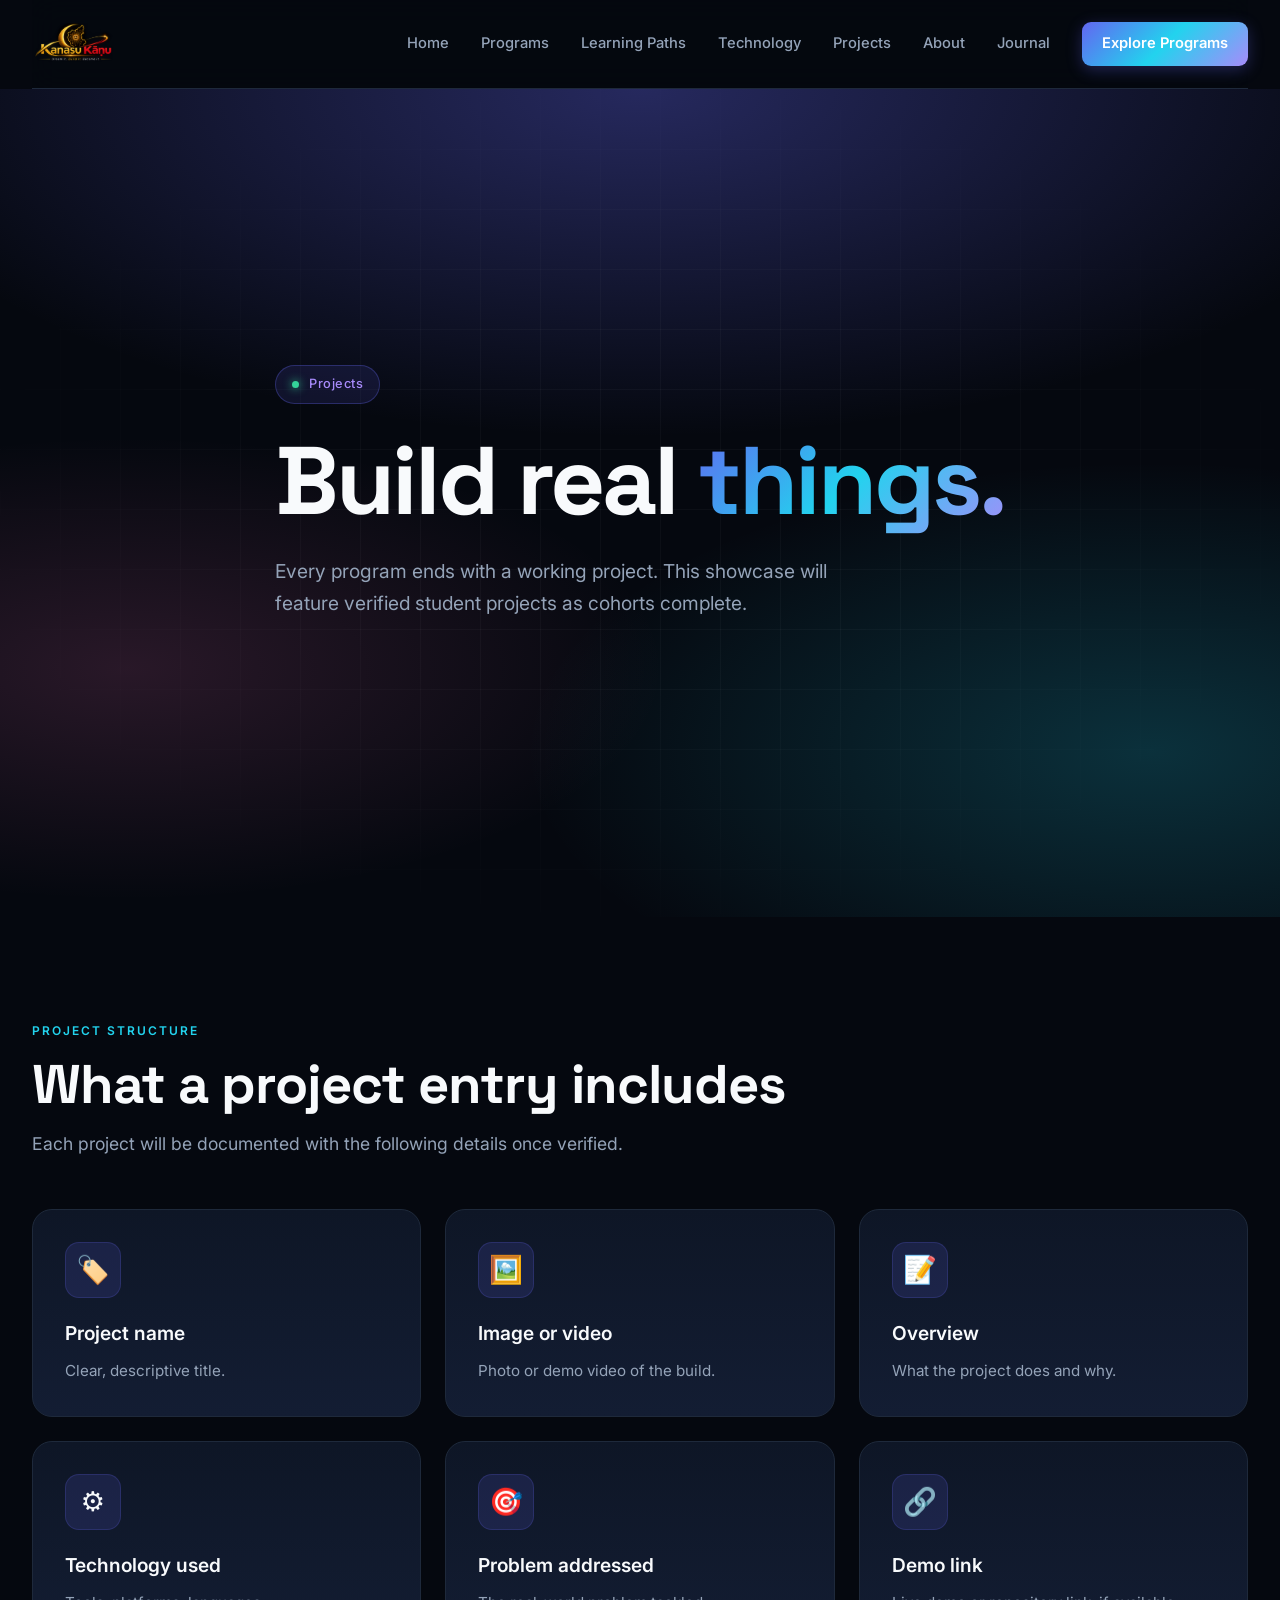
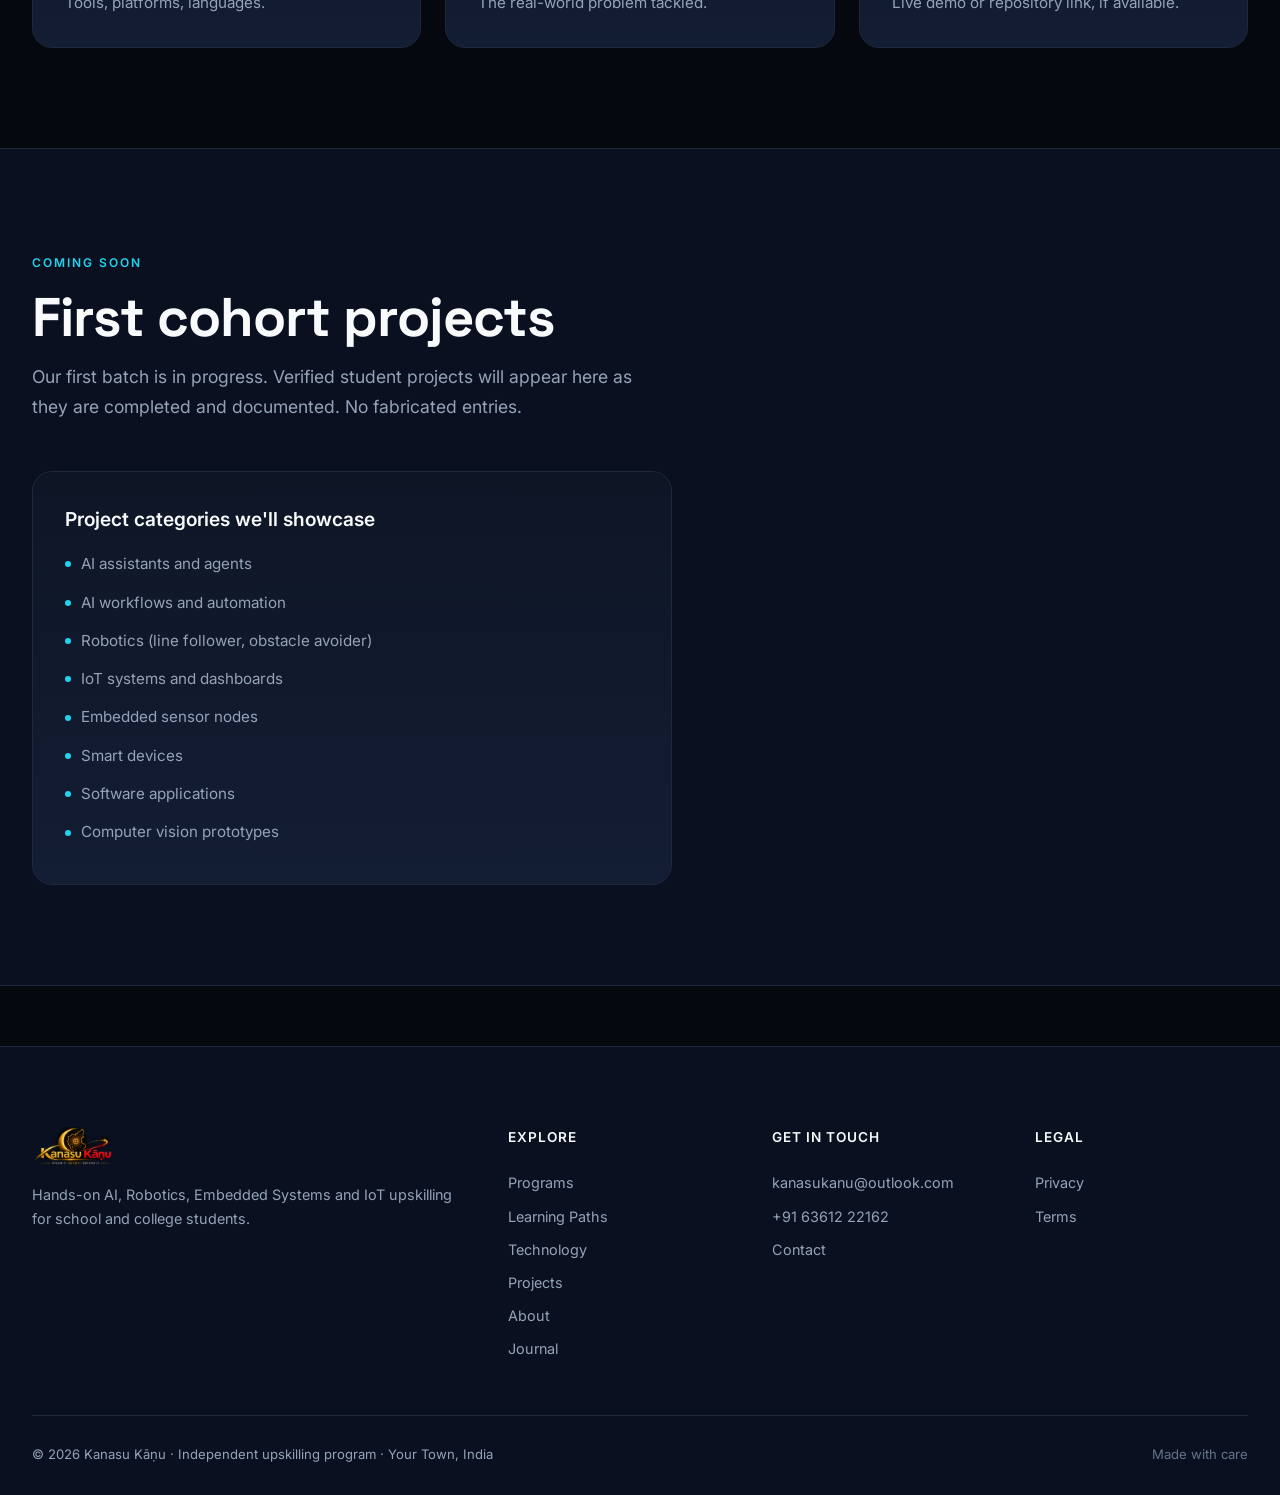
<file: projects.html>
<!DOCTYPE html>
<html lang="en">
<head>
<meta charset="UTF-8" />
<meta name="viewport" content="width=device-width, initial-scale=1.0" />
<title>Projects — Kanasu Kāṇu</title>
<meta name="description" content="Project showcase structure for AI, robotics, IoT and automation projects." />
<link rel="stylesheet" href="styles.css" />
</head>
<body>
<div class="container">
  <nav>
    <div class="logo"><img src="logo.png" alt="Kanasu Kāṇu" style="height:42px;width:auto;" /></div>
    <div class="navlinks">
      <a href="index.html">Home</a>
      <a href="programs.html">Programs</a>
      <a href="learning-paths.html">Learning Paths</a>
      <a href="technology.html">Technology</a>
      <a href="projects.html">Projects</a>
      <a href="about.html">About</a>
      <a href="journal.html">Journal</a>
      <a href="contact.html" class="cta-nav">Explore Programs</a>
    </div>
  </nav>
</div>

<section class="hero">
  <div class="container">
    <div class="hero-inner">
      <span class="eyebrow"><span class="dot"></span> Projects</span>
      <h1>Build real <span class="grad">things.</span></h1>
      <p>Every program ends with a working project. This showcase will feature verified student projects as cohorts complete.</p>
    </div>
  </div>
</section>

<section>
  <div class="container">
    <span class="section-tag">Project structure</span>
    <h2>What a project entry includes</h2>
    <p class="sub">Each project will be documented with the following details once verified.</p>
    <div class="grid grid-3">
      <div class="card"><div class="icon">🏷️</div><h3>Project name</h3><p>Clear, descriptive title.</p></div>
      <div class="card"><div class="icon">🖼️</div><h3>Image or video</h3><p>Photo or demo video of the build.</p></div>
      <div class="card"><div class="icon">📝</div><h3>Overview</h3><p>What the project does and why.</p></div>
      <div class="card"><div class="icon">⚙️</div><h3>Technology used</h3><p>Tools, platforms, languages.</p></div>
      <div class="card"><div class="icon">🎯</div><h3>Problem addressed</h3><p>The real-world problem tackled.</p></div>
      <div class="card"><div class="icon">🔗</div><h3>Demo link</h3><p>Live demo or repository link, if available.</p></div>
    </div>
  </div>
</section>

<section style="background:var(--bg2);border-top:1px solid var(--border);border-bottom:1px solid var(--border);">
  <div class="container">
    <span class="section-tag">Coming soon</span>
    <h2>First cohort projects</h2>
    <p class="sub">Our first batch is in progress. Verified student projects will appear here as they are completed and documented. No fabricated entries.</p>
    <div class="card" style="max-width:640px;">
      <h3>Project categories we'll showcase</h3>
      <ul class="clean">
        <li>AI assistants and agents</li>
        <li>AI workflows and automation</li>
        <li>Robotics (line follower, obstacle avoider)</li>
        <li>IoT systems and dashboards</li>
        <li>Embedded sensor nodes</li>
        <li>Smart devices</li>
        <li>Software applications</li>
        <li>Computer vision prototypes</li>
      </ul>
    </div>
  </div>
</section>

<footer>
  <div class="container">
    <div class="footer-grid">
      <div>
        <div class="logo" style="margin-bottom:14px;"><img src="logo.png" alt="Kanasu Kāṇu" style="height:42px;width:auto;" /></div>
        <p>Hands-on AI, Robotics, Embedded Systems and IoT upskilling for school and college students.</p>
      </div>
      <div>
        <h4>Explore</h4>
        <a href="programs.html">Programs</a>
        <a href="learning-paths.html">Learning Paths</a>
        <a href="technology.html">Technology</a>
        <a href="projects.html">Projects</a>
        <a href="about.html">About</a>
        <a href="journal.html">Journal</a>
      </div>
      <div>
        <h4>Get in touch</h4>
        <a href="mailto:kanasukanu@outlook.com">kanasukanu@outlook.com</a>
        <a href="https://wa.me/916361222162">+91 63612 22162</a>
        <a href="contact.html">Contact</a>
      </div>
      <div>
        <h4>Legal</h4>
        <a href="#">Privacy</a>
        <a href="#">Terms</a>
      </div>
    </div>
    <div class="footer-bottom">
      <span>© 2026 Kanasu Kāṇu · Independent upskilling program · Your Town, India</span>
      <span class="made">Made with care</span>
    </div>
  </div>
</footer>
</body>
</html>
</file>
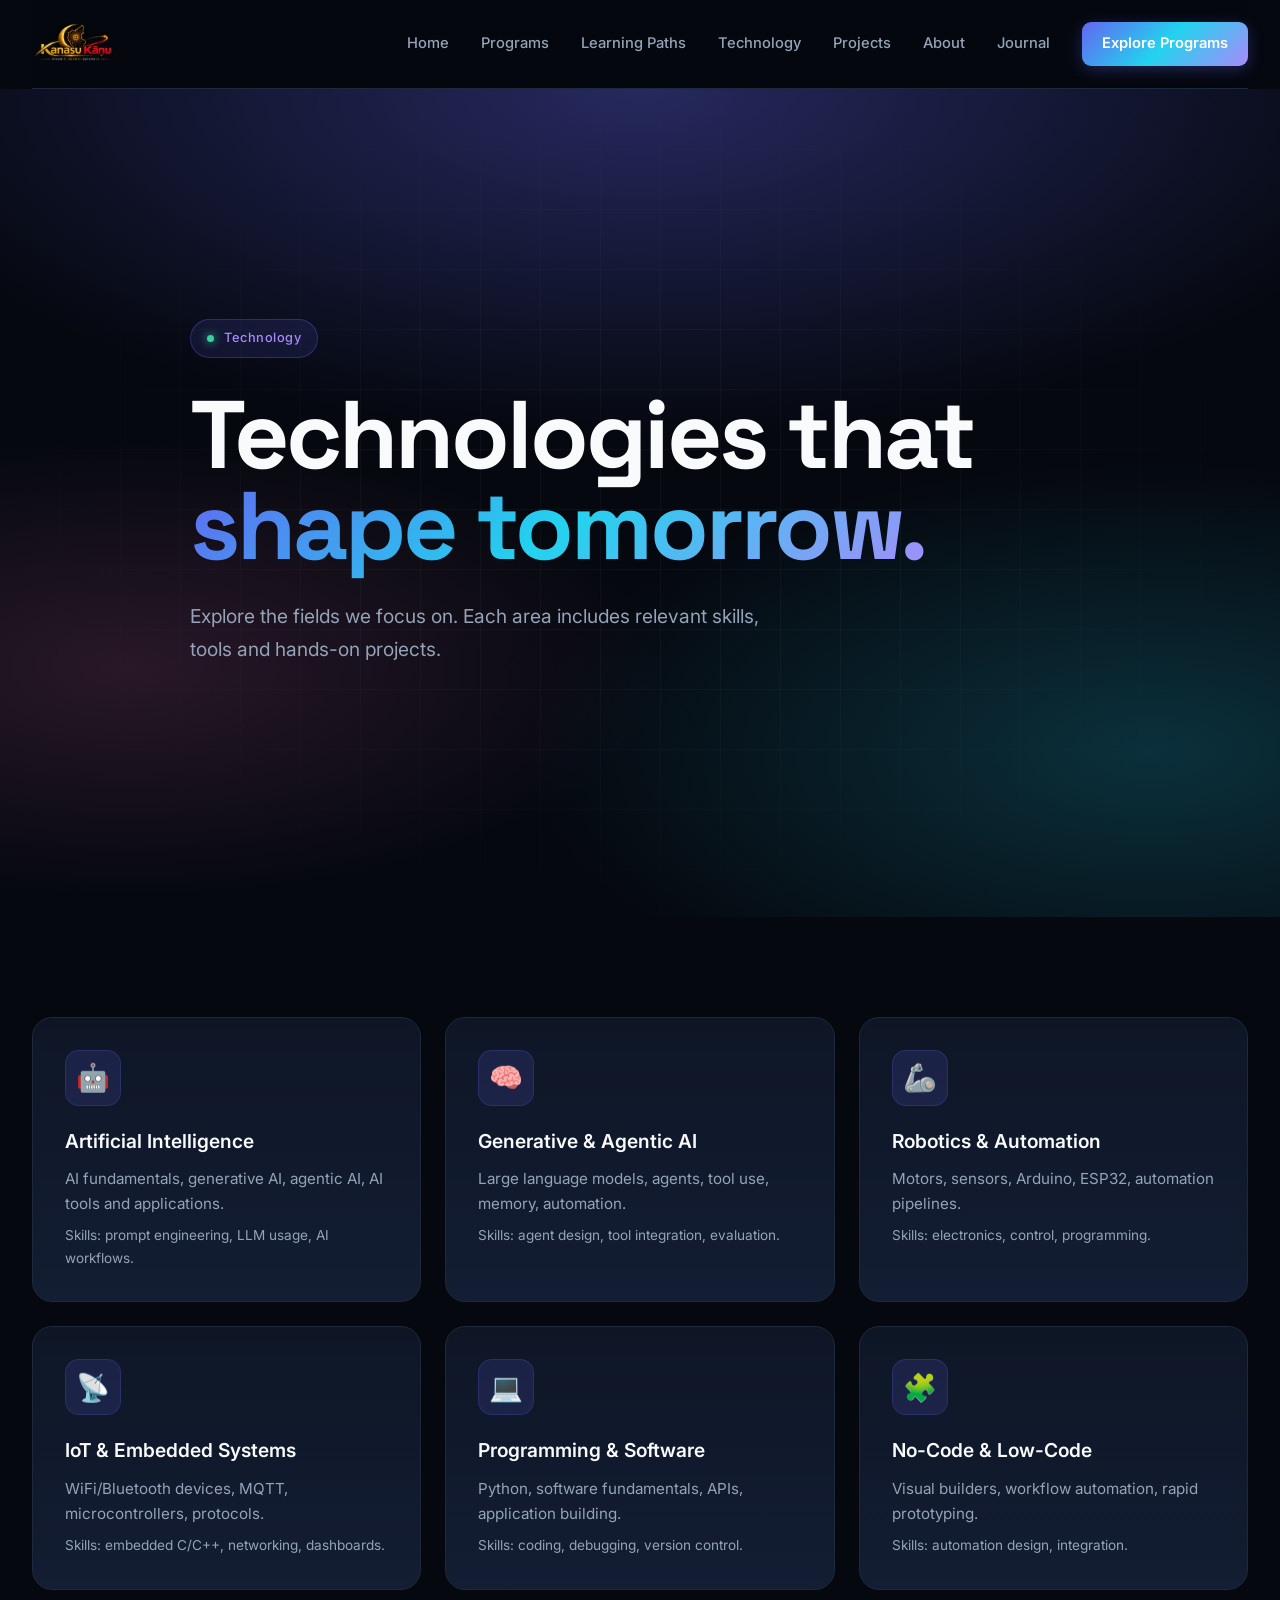
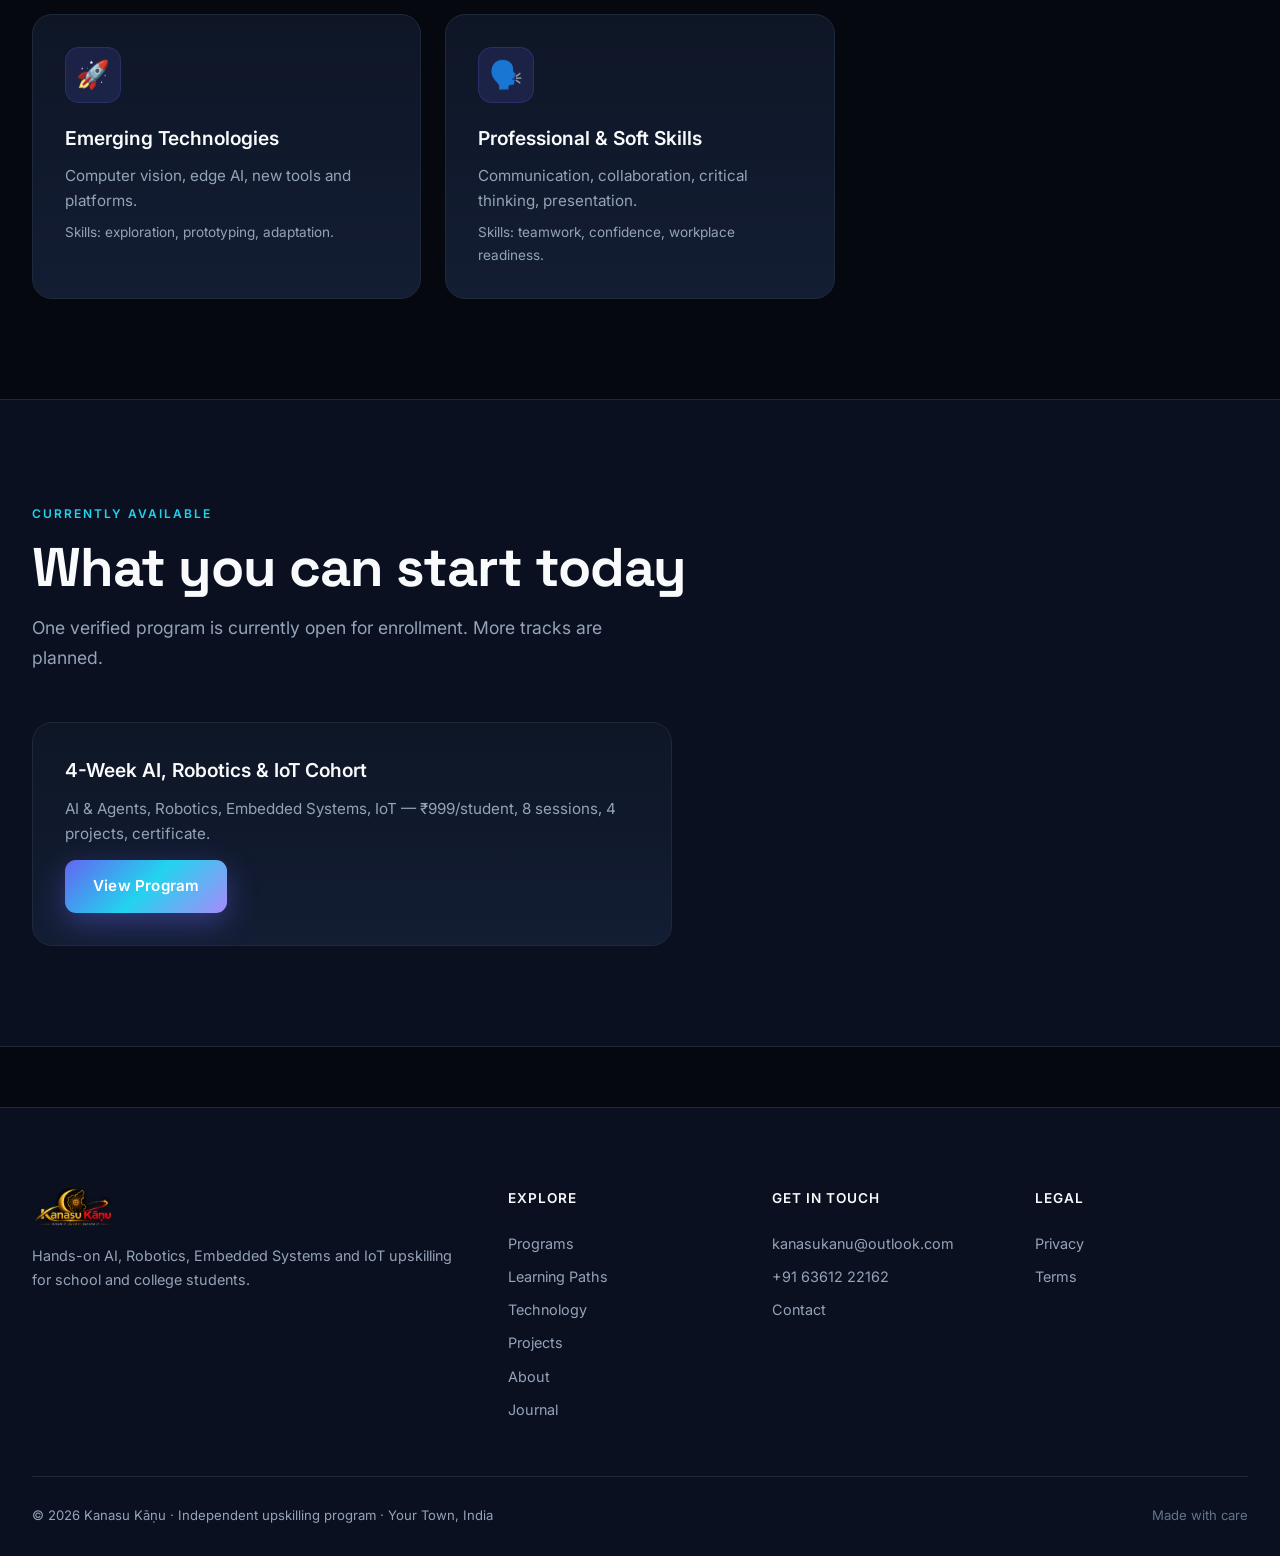
<file: technology.html>
<!DOCTYPE html>
<html lang="en">
<head>
<meta charset="UTF-8" />
<meta name="viewport" content="width=device-width, initial-scale=1.0" />
<title>Technology Areas — Kanasu Kāṇu</title>
<meta name="description" content="Explore AI, robotics, IoT, embedded systems, programming and emerging technologies." />
<link rel="stylesheet" href="styles.css" />
</head>
<body>
<div class="container">
  <nav>
    <div class="logo"><img src="logo.png" alt="Kanasu Kāṇu" style="height:42px;width:auto;" /></div>
    <div class="navlinks">
      <a href="index.html">Home</a>
      <a href="programs.html">Programs</a>
      <a href="learning-paths.html">Learning Paths</a>
      <a href="technology.html">Technology</a>
      <a href="projects.html">Projects</a>
      <a href="about.html">About</a>
      <a href="journal.html">Journal</a>
      <a href="contact.html" class="cta-nav">Explore Programs</a>
    </div>
  </nav>
</div>

<section class="hero">
  <div class="container">
    <div class="hero-inner">
      <span class="eyebrow"><span class="dot"></span> Technology</span>
      <h1>Technologies that <span class="grad">shape tomorrow.</span></h1>
      <p>Explore the fields we focus on. Each area includes relevant skills, tools and hands-on projects.</p>
    </div>
  </div>
</section>

<section>
  <div class="container">
    <div class="grid grid-3">
      <div class="card"><div class="icon">🤖</div><h3>Artificial Intelligence</h3><p>AI fundamentals, generative AI, agentic AI, AI tools and applications.</p><p style="color:var(--muted);font-size:.85rem;margin-top:8px;">Skills: prompt engineering, LLM usage, AI workflows.</p></div>
      <div class="card"><div class="icon">🧠</div><h3>Generative &amp; Agentic AI</h3><p>Large language models, agents, tool use, memory, automation.</p><p style="color:var(--muted);font-size:.85rem;margin-top:8px;">Skills: agent design, tool integration, evaluation.</p></div>
      <div class="card"><div class="icon">🦾</div><h3>Robotics &amp; Automation</h3><p>Motors, sensors, Arduino, ESP32, automation pipelines.</p><p style="color:var(--muted);font-size:.85rem;margin-top:8px;">Skills: electronics, control, programming.</p></div>
      <div class="card"><div class="icon">📡</div><h3>IoT &amp; Embedded Systems</h3><p>WiFi/Bluetooth devices, MQTT, microcontrollers, protocols.</p><p style="color:var(--muted);font-size:.85rem;margin-top:8px;">Skills: embedded C/C++, networking, dashboards.</p></div>
      <div class="card"><div class="icon">💻</div><h3>Programming &amp; Software</h3><p>Python, software fundamentals, APIs, application building.</p><p style="color:var(--muted);font-size:.85rem;margin-top:8px;">Skills: coding, debugging, version control.</p></div>
      <div class="card"><div class="icon">🧩</div><h3>No-Code &amp; Low-Code</h3><p>Visual builders, workflow automation, rapid prototyping.</p><p style="color:var(--muted);font-size:.85rem;margin-top:8px;">Skills: automation design, integration.</p></div>
      <div class="card"><div class="icon">🚀</div><h3>Emerging Technologies</h3><p>Computer vision, edge AI, new tools and platforms.</p><p style="color:var(--muted);font-size:.85rem;margin-top:8px;">Skills: exploration, prototyping, adaptation.</p></div>
      <div class="card"><div class="icon">🗣️</div><h3>Professional &amp; Soft Skills</h3><p>Communication, collaboration, critical thinking, presentation.</p><p style="color:var(--muted);font-size:.85rem;margin-top:8px;">Skills: teamwork, confidence, workplace readiness.</p></div>
    </div>
  </div>
</section>

<section style="background:var(--bg2);border-top:1px solid var(--border);border-bottom:1px solid var(--border);">
  <div class="container">
    <span class="section-tag">Currently available</span>
    <h2>What you can start today</h2>
    <p class="sub">One verified program is currently open for enrollment. More tracks are planned.</p>
    <div class="card" style="max-width:640px;">
      <h3>4-Week AI, Robotics &amp; IoT Cohort</h3>
      <p>AI &amp; Agents, Robotics, Embedded Systems, IoT — ₹999/student, 8 sessions, 4 projects, certificate.</p>
      <a href="programs.html" class="btn btn-primary" style="margin-top:14px;">View Program</a>
    </div>
  </div>
</section>

<footer>
  <div class="container">
    <div class="footer-grid">
      <div>
        <div class="logo" style="margin-bottom:14px;"><img src="logo.png" alt="Kanasu Kāṇu" style="height:42px;width:auto;" /></div>
        <p>Hands-on AI, Robotics, Embedded Systems and IoT upskilling for school and college students.</p>
      </div>
      <div>
        <h4>Explore</h4>
        <a href="programs.html">Programs</a>
        <a href="learning-paths.html">Learning Paths</a>
        <a href="technology.html">Technology</a>
        <a href="projects.html">Projects</a>
        <a href="about.html">About</a>
        <a href="journal.html">Journal</a>
      </div>
      <div>
        <h4>Get in touch</h4>
        <a href="mailto:kanasukanu@outlook.com">kanasukanu@outlook.com</a>
        <a href="https://wa.me/916361222162">+91 63612 22162</a>
        <a href="contact.html">Contact</a>
      </div>
      <div>
        <h4>Legal</h4>
        <a href="#">Privacy</a>
        <a href="#">Terms</a>
      </div>
    </div>
    <div class="footer-bottom">
      <span>© 2026 Kanasu Kāṇu · Independent upskilling program · Your Town, India</span>
      <span class="made">Made with care</span>
    </div>
  </div>
</footer>
</body>
</html>
</file>
<file: styles.css>
@import url('https://fonts.googleapis.com/css2?family=Inter:wght@300;400;500;600;700;800&family=Space+Grotesk:wght@500;600;700&display=swap');

:root{
  --bg:#05080f;--bg2:#0a1020;--bg3:#0f1729;
  --card:#0e1626;--card2:#131d33;
  --accent:#6366f1;--accent2:#22d3ee;--accent3:#a78bfa;--accent4:#f472b6;
  --text:#f8fafc;--muted:#94a3b8;--muted2:#64748b;--border:#1e293b;
  --yellow:#fbbf24;--red:#f87171;--green:#34d399;
  --grad:linear-gradient(135deg,#6366f1 0%,#22d3ee 50%,#a78bfa 100%);
  --grad2:linear-gradient(135deg,#f472b6 0%,#a78bfa 50%,#6366f1 100%);
}
*{box-sizing:border-box;margin:0;padding:0;}
html{scroll-behavior:smooth;}
body{font-family:'Inter',system-ui,sans-serif;background:var(--bg);color:var(--text);line-height:1.6;overflow-x:hidden;}
a{color:var(--accent2);text-decoration:none;transition:color .2s;}
img{max-width:100%;display:block;}
.container{max-width:1280px;margin:0 auto;padding:0 32px;}

/* NAV */
nav{padding:22px 0;display:flex;justify-content:space-between;align-items:center;position:sticky;top:0;z-index:50;background:rgba(5,8,15,.75);backdrop-filter:blur(14px);border-bottom:1px solid var(--border);}
.logo{font-family:'Space Grotesk',sans-serif;font-weight:700;font-size:1.4rem;letter-spacing:-.5px;display:flex;align-items:center;gap:10px;}
.logo .mark{width:36px;height:36px;border-radius:10px;background:var(--grad);display:grid;place-items:center;color:#fff;font-weight:800;font-size:1.05rem;box-shadow:0 4px 16px rgba(99,102,241,.4);}
.logo .name{color:var(--text);}
.logo .name span{color:var(--red);}
.navlinks{display:flex;gap:32px;align-items:center;}
.navlinks a{color:var(--muted);font-size:.92rem;font-weight:500;transition:color .2s;position:relative;}
.navlinks a:hover{color:var(--text);}
.navlinks .cta-nav{background:var(--grad);color:#fff;padding:10px 20px;border-radius:9px;font-weight:600;box-shadow:0 4px 16px rgba(99,102,241,.3);}
.navlinks .cta-nav:hover{opacity:.92;color:#fff;}

/* HERO - full bleed */
.hero{min-height:92vh;display:flex;flex-direction:column;justify-content:center;padding:80px 0 60px;position:relative;overflow:hidden;}
.hero::before{content:'';position:absolute;inset:0;background:radial-gradient(ellipse 90% 60% at 50% 0%,rgba(99,102,241,.35),transparent 70%),radial-gradient(ellipse 70% 50% at 90% 80%,rgba(34,211,238,.2),transparent 70%),radial-gradient(ellipse 60% 40% at 10% 70%,rgba(244,114,182,.15),transparent 70%);pointer-events:none;}
.hero::after{content:'';position:absolute;inset:0;background-image:linear-gradient(rgba(255,255,255,.03) 1px,transparent 1px),linear-gradient(90deg,rgba(255,255,255,.03) 1px,transparent 1px);background-size:60px 60px;mask-image:radial-gradient(ellipse at center,black 30%,transparent 80%);pointer-events:none;}
.hero-inner{position:relative;z-index:2;max-width:900px;}
.hero .eyebrow{display:inline-flex;align-items:center;gap:10px;padding:8px 16px;border-radius:999px;background:rgba(99,102,241,.12);border:1px solid rgba(99,102,241,.3);color:var(--accent3);font-size:.8rem;font-weight:500;margin-bottom:32px;letter-spacing:.5px;}
.hero .eyebrow .dot{width:7px;height:7px;border-radius:50%;background:var(--green);box-shadow:0 0 10px var(--green);}
.hero h1{font-family:'Space Grotesk',sans-serif;font-size:clamp(3rem,8vw,6rem);line-height:.95;margin-bottom:28px;font-weight:700;letter-spacing:-3px;}
.hero h1 .grad{background:var(--grad);-webkit-background-clip:text;background-clip:text;color:transparent;}
.hero h1 .italic{font-style:italic;font-weight:500;}
.hero p{color:var(--muted);max-width:600px;font-size:1.2rem;margin-bottom:40px;line-height:1.7;}
.hero .actions{display:flex;gap:16px;flex-wrap:wrap;}
.btn{display:inline-flex;align-items:center;gap:9px;padding:14px 28px;border-radius:11px;font-weight:600;font-size:.95rem;transition:all .3s;border:none;cursor:pointer;letter-spacing:.2px;}
.btn-primary{background:var(--grad);color:#fff;box-shadow:0 10px 30px rgba(99,102,241,.4);}
.btn-primary:hover{transform:translateY(-3px);box-shadow:0 16px 40px rgba(99,102,241,.5);color:#fff;}
.btn-ghost{border:1px solid var(--border);color:var(--text);background:rgba(255,255,255,.04);}
.btn-ghost:hover{border-color:var(--accent);color:var(--text);background:rgba(99,102,241,.1);}
.btn-lg{padding:18px 36px;font-size:1.05rem;}

/* MARQUEE */
.marquee{padding:28px 0;border-top:1px solid var(--border);border-bottom:1px solid var(--border);overflow:hidden;background:var(--bg2);}
.marquee-track{display:flex;gap:60px;animation:scroll 30s linear infinite;white-space:nowrap;}
.marquee-track span{font-family:'Space Grotesk',sans-serif;font-size:1.5rem;font-weight:600;color:var(--muted2);letter-spacing:-.5px;}
.marquee-track span b{color:var(--accent2);font-weight:700;}
@keyframes scroll{from{transform:translateX(0)}to{transform:translateX(-50%)}}

/* STATS */
.stats{padding:80px 0;background:var(--bg2);border-top:1px solid var(--border);border-bottom:1px solid var(--border);}
.stats .grid{grid-template-columns:repeat(auto-fit,minmax(200px,1fr));gap:40px;}
.stat{text-align:left;padding:8px;}
.stat .num{font-family:'Space Grotesk',sans-serif;font-size:3.6rem;font-weight:700;background:var(--grad);-webkit-background-clip:text;background-clip:text;color:transparent;line-height:1;}
.stat .lbl{color:var(--muted);font-size:.95rem;margin-top:8px;}

/* SECTIONS */
section{padding:100px 0;}
.section-tag{display:inline-block;color:var(--accent2);font-size:.75rem;font-weight:600;letter-spacing:2px;text-transform:uppercase;margin-bottom:16px;}
h2{font-family:'Space Grotesk',sans-serif;font-size:clamp(2.2rem,4.5vw,3.4rem);margin-bottom:16px;letter-spacing:-1px;line-height:1.05;}
h3{font-size:1.3rem;margin-bottom:10px;font-weight:600;}
.sub{color:var(--muted);margin-bottom:50px;max-width:620px;font-size:1.1rem;line-height:1.7;}
.sub.center{text-align:center;margin-left:auto;margin-right:auto;}

/* CARDS */
.grid{display:grid;gap:24px;}
.grid-4{grid-template-columns:repeat(auto-fit,minmax(260px,1fr));}
.grid-3{grid-template-columns:repeat(auto-fit,minmax(320px,1fr));}
.card{background:linear-gradient(180deg,var(--card),var(--card2));border:1px solid var(--border);border-radius:20px;padding:32px;transition:all .35s;position:relative;overflow:hidden;}
.card::before{content:'';position:absolute;inset:0;background:radial-gradient(circle at top right,rgba(99,102,241,.1),transparent 60%);opacity:0;transition:opacity .35s;}
.card:hover{transform:translateY(-6px);border-color:rgba(99,102,241,.5);box-shadow:0 20px 50px rgba(0,0,0,.3);}
.card:hover::before{opacity:1;}
.card .icon{width:56px;height:56px;border-radius:14px;background:rgba(99,102,241,.15);display:grid;place-items:center;font-size:1.7rem;margin-bottom:20px;border:1px solid rgba(99,102,241,.2);}
.card h3{color:var(--text);font-size:1.2rem;}
.card p{color:var(--muted);font-size:.95rem;line-height:1.65;}

/* TRACKS */
.track-card .track-head{display:flex;align-items:center;gap:14px;margin-bottom:14px;}
.track-card .track-icon{font-size:2.2rem;}
.track-card ul{list-style:none;padding:0;margin-top:18px;}
.track-card li{padding:7px 0;color:var(--muted);font-size:.9rem;display:flex;align-items:center;gap:10px;}
.track-card li::before{content:'';width:6px;height:6px;border-radius:50%;background:var(--accent2);}

/* STORY SPLIT */
.split{display:grid;grid-template-columns:1fr 1fr;gap:60px;align-items:center;}
.split .visual{aspect-ratio:4/5;border-radius:24px;background:linear-gradient(135deg,rgba(99,102,241,.3),rgba(34,211,238,.2),rgba(244,114,182,.2));position:relative;overflow:hidden;border:1px solid var(--border);}
.split .visual::after{content:'';position:absolute;inset:0;background:radial-gradient(circle at 30% 30%,rgba(255,255,255,.15),transparent 50%);}
.split .visual .big{position:absolute;bottom:30px;left:30px;font-family:'Space Grotesk',sans-serif;font-size:4rem;font-weight:700;color:rgba(255,255,255,.9);line-height:1;letter-spacing:-2px;}
.split h2{margin-bottom:18px;}
.split p{color:var(--muted);font-size:1.05rem;line-height:1.75;margin-bottom:16px;}
.split ul{list-style:none;padding:0;margin-top:20px;}
.split li{padding:8px 0;color:var(--muted);font-size:.95rem;display:flex;align-items:center;gap:10px;}
.split li::before{content:'→';color:var(--accent2);font-weight:700;}

/* JOURNEY */
.journey{display:grid;grid-template-columns:repeat(auto-fit,minmax(240px,1fr));gap:0;border:1px solid var(--border);border-radius:20px;overflow:hidden;}
.journey .step{padding:36px 28px;background:var(--card);border-right:1px solid var(--border);position:relative;transition:background .3s;}
.journey .step:last-child{border-right:none;}
.journey .step:hover{background:var(--card2);}
.journey .step .n{font-family:'Space Grotesk',sans-serif;font-size:1rem;font-weight:600;color:var(--accent2);margin-bottom:12px;letter-spacing:1px;}
.journey .step h3{margin-bottom:8px;font-size:1.15rem;}
.journey .step p{color:var(--muted);font-size:.9rem;line-height:1.6;}

/* TESTIMONIALS */
.testimonial{background:linear-gradient(180deg,var(--card),var(--card2));border:1px solid var(--border);border-radius:20px;padding:36px;position:relative;}
.testimonial .quote{font-size:1.15rem;line-height:1.75;color:var(--text);margin-bottom:24px;font-weight:300;}
.testimonial .quote::before{content:'\201C';font-size:4rem;color:var(--accent);line-height:.8;vertical-align:-16px;margin-right:6px;opacity:.6;}
.testimonial .who{display:flex;align-items:center;gap:14px;}
.testimonial .avatar{width:48px;height:48px;border-radius:50%;background:var(--grad);display:grid;place-items:center;font-weight:700;color:#fff;font-size:1.1rem;}
.testimonial .name{font-weight:600;font-size:.98rem;}
.testimonial .role{color:var(--muted);font-size:.85rem;}

/* CTA BAND */
.cta-band{padding:100px 0;text-align:center;background:linear-gradient(180deg,transparent,rgba(99,102,241,.1),transparent);border-top:1px solid var(--border);border-bottom:1px solid var(--border);position:relative;overflow:hidden;}
.cta-band::before{content:'';position:absolute;inset:0;background:radial-gradient(ellipse 60% 80% at 50% 50%,rgba(99,102,241,.15),transparent);pointer-events:none;}
.cta-band .inner{position:relative;z-index:2;}
.cta-band h2{margin-bottom:12px;}
.cta-band .price{font-family:'Space Grotesk',sans-serif;font-size:3.4rem;font-weight:700;margin:20px 0 8px;background:var(--grad);-webkit-background-clip:text;background-clip:text;color:transparent;}
.cta-band .price small{font-size:1.1rem;color:var(--muted);font-weight:400;background:none;-webkit-text-fill-color:var(--muted);}
.cta-band .note{color:var(--muted);font-size:.95rem;margin-bottom:30px;}

/* FAQ */
.faq details{background:var(--card);border:1px solid var(--border);border-radius:14px;padding:20px 24px;margin-bottom:14px;transition:border-color .25s,background .25s;}
.faq details[open]{border-color:rgba(99,102,241,.5);background:var(--card2);}
.faq summary{cursor:pointer;font-weight:600;font-size:1.05rem;list-style:none;display:flex;justify-content:space-between;align-items:center;gap:16px;}
.faq summary::after{content:'+';font-size:1.5rem;color:var(--accent2);font-weight:300;}
.faq details[open] summary::after{content:'−';}
.faq details p{color:var(--muted);margin-top:14px;line-height:1.75;}

/* FOOTER */
footer{padding:80px 0 30px;border-top:1px solid var(--border);margin-top:60px;background:var(--bg2);}
.footer-grid{display:grid;grid-template-columns:2fr 1fr 1fr 1fr;gap:50px;margin-bottom:50px;}
.footer-grid h4{font-size:.85rem;font-weight:600;margin-bottom:18px;color:var(--text);text-transform:uppercase;letter-spacing:1px;}
.footer-grid a{display:block;color:var(--muted);font-size:.9rem;padding:5px 0;transition:color .2s;}
.footer-grid a:hover{color:var(--text);}
.footer-grid p{color:var(--muted);font-size:.9rem;line-height:1.7;}
.footer-bottom{display:flex;justify-content:space-between;align-items:center;color:var(--muted);font-size:.82rem;padding-top:28px;border-top:1px solid var(--border);flex-wrap:wrap;gap:12px;}
.footer-bottom .made{color:var(--muted2);}

/* MOD */
.mod{display:flex;gap:18px;align-items:flex-start;margin-bottom:18px;}
.mod .num{background:var(--grad);color:#fff;font-weight:700;border-radius:12px;min-width:44px;height:44px;display:grid;place-items:center;font-family:'Space Grotesk',sans-serif;font-size:1.1rem;}
.mod h4{margin-bottom:6px;font-size:1.1rem;}
.mod p{color:var(--muted);font-size:.95rem;line-height:1.65;}

ul.clean{list-style:none;padding:0;}
ul.clean li{padding:7px 0;color:var(--muted);font-size:.95rem;display:flex;align-items:center;gap:10px;}
ul.clean li::before{content:'';width:6px;height:6px;border-radius:50%;background:var(--accent2);}
table{width:100%;border-collapse:collapse;margin-top:20px;}
th,td{padding:14px 16px;border:1px solid var(--border);text-align:left;font-size:.92rem;}
th{background:var(--card);font-weight:600;}

@media(max-width:900px){
  .split{grid-template-columns:1fr;gap:40px;}
  .split .visual{aspect-ratio:16/9;}
  .footer-grid{grid-template-columns:1fr 1fr;}
  .navlinks{gap:18px;}
}
@media(max-width:640px){
  .container{padding:0 20px;}
  .navlinks{display:none;}
  .footer-grid{grid-template-columns:1fr;}
  .hero{padding:60px 0 40px;min-height:80vh;}
  .marquee-track span{font-size:1.2rem;}
}
/* REVEAL */
.reveal{opacity:0;transform:translateY(30px);transition:opacity .7s ease,transform .7s ease;}
.reveal.in{opacity:1;transform:translateY(0);}
.reveal.delay-1{transition-delay:.1s;}
.reveal.delay-2{transition-delay:.2s;}
.reveal.delay-3{transition-delay:.3s;}
.reveal.delay-4{transition-delay:.4s;}

/* ROADMAP */
.roadmap{position:relative;padding:40px 0;}
.roadmap::before{content:'';position:absolute;top:60px;left:0;right:0;height:2px;background:linear-gradient(90deg,var(--accent),var(--accent2),var(--accent3));opacity:.4;}
.roadmap-steps{display:grid;grid-template-columns:repeat(auto-fit,minmax(200px,1fr));gap:24px;position:relative;}
.rm-step{text-align:center;position:relative;}
.rm-dot{width:20px;height:20px;border-radius:50%;background:var(--grad);margin:0 auto 16px;box-shadow:0 0 0 6px rgba(99,102,241,.15),0 0 20px rgba(99,102,241,.5);position:relative;z-index:2;}
.rm-step h4{font-size:1rem;margin-bottom:6px;}
.rm-step p{color:var(--muted);font-size:.85rem;line-height:1.5;}

/* VIDEO */
.video-wrap{position:relative;padding-bottom:56.25%;height:0;border-radius:20px;overflow:hidden;border:1px solid var(--border);background:var(--card);}
.video-wrap iframe,.video-wrap video{position:absolute;inset:0;width:100%;height:100%;border:0;}
.video-placeholder{position:absolute;inset:0;display:grid;place-items:center;background:linear-gradient(135deg,rgba(99,102,241,.2),rgba(34,211,238,.15));color:var(--text);}
.video-placeholder .play{width:80px;height:80px;border-radius:50%;background:var(--grad);display:grid;place-items:center;font-size:2rem;box-shadow:0 10px 40px rgba(99,102,241,.5);cursor:pointer;transition:transform .3s;}
.video-placeholder .play:hover{transform:scale(1.1);}

/* GALLERY */
.gallery{display:grid;grid-template-columns:repeat(4,1fr);gap:12px;}
.gallery .tile{aspect-ratio:1;border-radius:14px;position:relative;overflow:hidden;border:1px solid var(--border);transition:transform .3s;}
.gallery .tile::after{content:'';position:absolute;inset:0;background:linear-gradient(180deg,transparent 50%,rgba(0,0,0,.7));pointer-events:none;}
.gallery .tile .label{position:absolute;bottom:10px;left:12px;font-size:.8rem;font-weight:600;color:#fff;text-shadow:0 2px 8px rgba(0,0,0,.6);z-index:2;}
.tile-1{background:linear-gradient(135deg,#6366f1,#22d3ee);}
.tile-2{background:linear-gradient(135deg,#f472b6,#a78bfa);}
.tile-3{background:linear-gradient(135deg,#34d399,#22d3ee);}
.tile-4{background:linear-gradient(135deg,#fbbf24,#f87171);}
.tile-5{background:linear-gradient(135deg,#a78bfa,#6366f1);}
.tile-6{background:linear-gradient(135deg,#22d3ee,#34d399);}
.tile-7{background:linear-gradient(135deg,#f87171,#fbbf24);}
.tile-8{background:linear-gradient(135deg,#6366f1,#f472b6);}

/* JOURNAL */
.journal-card{background:var(--card);border:1px solid var(--border);border-radius:16px;overflow:hidden;transition:all .3s;}
.journal-card:hover{transform:translateY(-4px);border-color:rgba(99,102,241,.4);}
.journal-card .thumb{aspect-ratio:16/9;background:linear-gradient(135deg,rgba(99,102,241,.4),rgba(34,211,238,.25));position:relative;}
.journal-card .thumb .tag{position:absolute;top:12px;left:12px;padding:4px 10px;border-radius:999px;background:rgba(0,0,0,.4);backdrop-filter:blur(6px);font-size:.72rem;font-weight:600;color:#fff;}
.journal-card .body{padding:20px;}
.journal-card .date{color:var(--muted2);font-size:.78rem;margin-bottom:6px;}
.journal-card h4{font-size:1.05rem;margin-bottom:8px;}
.journal-card p{color:var(--muted);font-size:.88rem;line-height:1.6;}

@media(max-width:768px){.gallery{grid-template-columns:repeat(2,1fr);}.roadmap::before{display:none;}}
@media (prefers-reduced-motion: reduce){
  *{animation:none!important;transition:none!important;scroll-behavior:auto!important;}
  .reveal{opacity:1!important;transform:none!important;}
}
/* BUBBLES */
.bubbles{position:absolute;inset:0;overflow:hidden;pointer-events:none;z-index:1;}
.bubble{position:absolute;bottom:-60px;border-radius:50%;background:radial-gradient(circle at 30% 30%,rgba(255,255,255,.25),rgba(99,102,241,.15));border:1px solid rgba(255,255,255,.1);animation:rise linear infinite;}
@keyframes rise{0%{transform:translateY(0) scale(1);opacity:.7;}100%{transform:translateY(-110vh) scale(1.2);opacity:0;}}
.b1{width:40px;height:40px;left:8%;animation-duration:12s;animation-delay:0s;}
.b2{width:24px;height:24px;left:22%;animation-duration:9s;animation-delay:2s;}
.b3{width:56px;height:56px;left:40%;animation-duration:14s;animation-delay:1s;}
.b4{width:32px;height:32px;left:58%;animation-duration:10s;animation-delay:3s;}
.b5{width:48px;height:48px;left:72%;animation-duration:13s;animation-delay:.5s;}
.b6{width:20px;height:20px;left:88%;animation-duration:8s;animation-delay:2.5s;}

/* 3D CUBE */
.cube-wrap{perspective:900px;width:160px;height:160px;margin:30px auto 0;position:relative;z-index:2;}
.cube{width:100%;height:100%;position:relative;transform-style:preserve-3d;animation:spin 12s linear infinite;}
.cube-face{position:absolute;width:160px;height:160px;display:grid;place-items:center;font-family:"Space Grotesk",sans-serif;font-weight:700;font-size:1.4rem;color:#fff;background:linear-gradient(135deg,rgba(99,102,241,.6),rgba(34,211,238,.4));border:1px solid rgba(255,255,255,.15);backdrop-filter:blur(4px);}
.cube-face.front{transform:translateZ(80px);}
.cube-face.back{transform:rotateY(180deg) translateZ(80px);}
.cube-face.right{transform:rotateY(90deg) translateZ(80px);}
.cube-face.left{transform:rotateY(-90deg) translateZ(80px);}
.cube-face.top{transform:rotateX(90deg) translateZ(80px);}
.cube-face.bottom{transform:rotateX(-90deg) translateZ(80px);}
@keyframes spin{0%{transform:rotateX(0) rotateY(0);}100%{transform:rotateX(360deg) rotateY(360deg);}}

/* 3D TILT CARDS */
.card{transform-style:preserve-3d;transition:transform .35s ease,box-shadow .35s;}
.card:hover{transform:translateY(-6px) rotateX(4deg) rotateY(-4deg);}

/* FLOATING ORBS */
.orb{position:absolute;border-radius:50%;filter:blur(40px);opacity:.5;pointer-events:none;animation:float 8s ease-in-out infinite;}
.orb1{width:220px;height:220px;background:#6366f1;top:10%;left:5%;animation-delay:0s;}
.orb2{width:180px;height:180px;background:#22d3ee;top:60%;right:8%;animation-delay:2s;}
.orb3{width:140px;height:140px;background:#f472b6;bottom:15%;left:40%;animation-delay:4s;}
@keyframes float{0%,100%{transform:translateY(0);}50%{transform:translateY(-30px);}}

@media (prefers-reduced-motion: reduce){
  .bubble,.cube,.orb{animation:none!important;}
}
</file>
